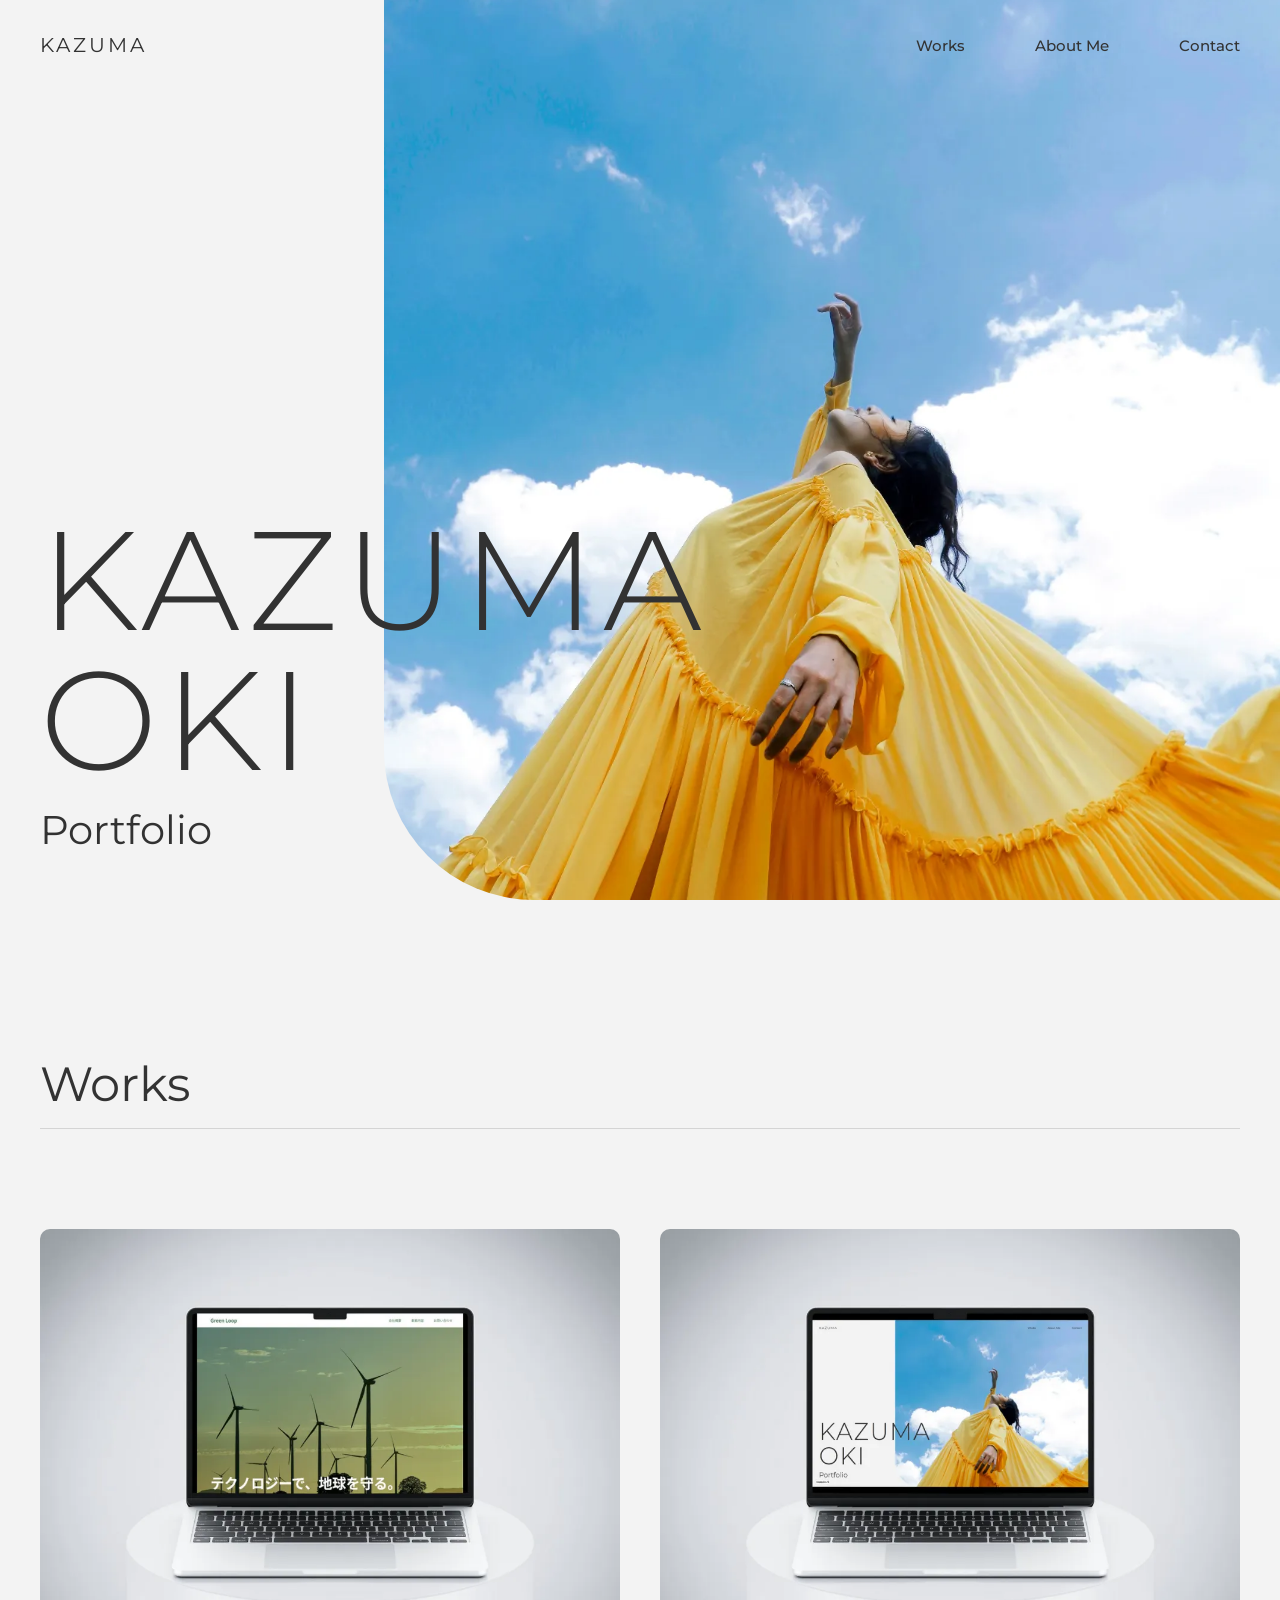
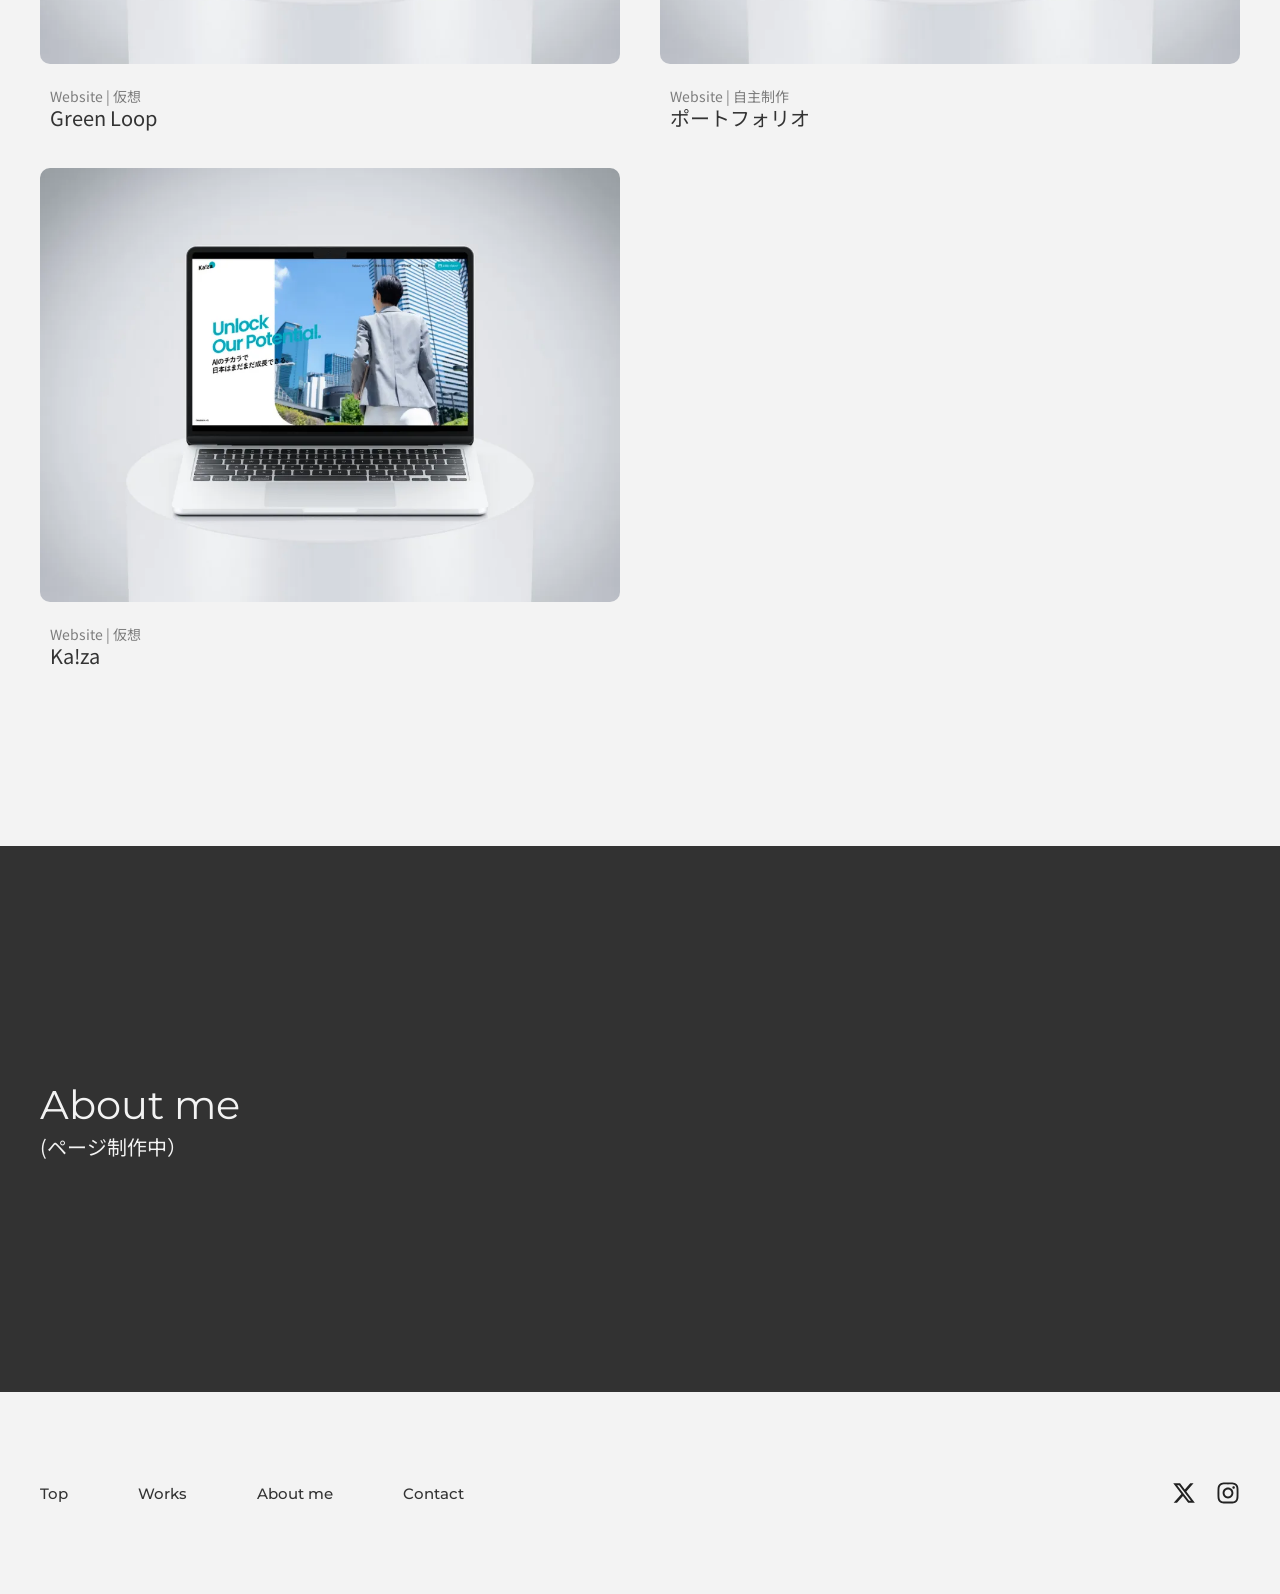
<file: index.html>
<!DOCTYPE html>
<html lang="ja">
<head>
<meta charset="utf-8">
<meta name="viewport" content="width=device-width, initial-scale=1">
<title>MY PORTFOLIO</title>
<meta name="description" content="大木千馬（Kazuma Oki）のポートフォリオサイト。Webデザイン・コーディングの制作実績を掲載しています。">
<meta property="og:site_name" content="MY PORTFOLIO">
<meta property="og:title" content="MY PORTFOLIO">
<meta property="og:description" content="大木千馬（Kazuma Oki）のポートフォリオサイト。Webデザイン・コーディングの制作実績を掲載しています。">
<meta property="og:type" content="website">
<meta property="og:image" content="assets/images/hero.webp">
<meta name="twitter:card" content="summary_large_image">
<meta name="format-detection" content="telephone=no,email=no,address=no">
<link rel="preconnect" href="https://fonts.googleapis.com">
<link rel="preconnect" href="https://fonts.gstatic.com" crossorigin>
<link href="https://fonts.googleapis.com/css2?family=Montserrat:wght@300;400;500&family=Noto+Sans+JP:wght@300;400;700;900&display=swap" rel="stylesheet">
<link rel="stylesheet" href="assets/css/style.css">
<noscript><style>.appear{opacity:1;transform:none}</style></noscript>
</head>
<body>
<a class="skip-link" href="#main">本文へスキップ</a>

<header class="site-header" id="top">
  <a class="logo" href="index.html">KAZUMA</a>
  <nav class="gnav" id="gnav" aria-label="メインナビゲーション">
    <ul>
      <li><a href="index.html#work"><span class="nav-label">Works</span><span class="nav-underline" aria-hidden="true"></span></a></li>
      <li><a href="about.html"><span class="nav-label">About Me</span><span class="nav-underline" aria-hidden="true"></span></a></li>
      <li><a href="contact.html"><span class="nav-label">Contact</span><span class="nav-underline" aria-hidden="true"></span></a></li>
    </ul>
  </nav>
  <button class="nav-toggle" id="navToggle" type="button" aria-label="メニューを開く" aria-expanded="false" aria-controls="gnav">
    <span></span><span></span>
  </button>
</header>

<main id="main">
<section class="hero">
  <div class="hero-image">
    <img src="assets/images/hero.webp" alt="黄色いドレスをまとい青空に向かって手を伸ばす人物" fetchpriority="high" width="1600" height="2400">
  </div>
  <div class="hero-body">
    <h1 class="hero-title">
      <span>KAZUMA</span>
      <span>OKI</span>
    </h1>
    <p class="hero-sub">Portfolio</p>
  </div>
</section>

<section class="works" id="work">
  <div class="section-inner">
    <h2 class="section-title appear">Works</h2>
    <div class="section-rule appear"></div>
    <ul class="work-list">
      <li class="work-card appear">
        <a href="works/greenloop.html">
          <span class="work-thumb"><img src="assets/images/works/greenloop-thumb.webp" alt="Green Loop" loading="lazy" width="974" height="730"></span>
          <span class="work-meta">Website | 仮想</span>
          <span class="work-name">Green Loop</span>
        </a>
      </li>
      <li class="work-card appear">
        <a href="works/portfolio.html">
          <span class="work-thumb"><img src="assets/images/works/portfolio-thumb.webp" alt="ポートフォリオ" loading="lazy" width="974" height="730"></span>
          <span class="work-meta">Website | 自主制作</span>
          <span class="work-name">ポートフォリオ</span>
        </a>
      </li>
      <li class="work-card appear">
        <a href="works/kaiza.html">
          <span class="work-thumb"><img src="assets/images/works/kaiza-thumb.webp" alt="Ka!za" loading="lazy" width="974" height="730"></span>
          <span class="work-meta">Website | 仮想</span>
          <span class="work-name">Ka!za</span>
        </a>
      </li>
    </ul>
  </div>
</section>

<section class="about-banner">
  <a href="about.html">
    <span class="about-banner-inner">
      <span class="about-banner-title">About me</span>
      <span class="about-banner-sub">(ページ制作中）</span>
    </span>
  </a>
</section>

</main>

<footer class="site-footer">
  <div class="footer-inner">
    <nav class="footer-nav" aria-label="フッターナビゲーション">
      <ul>
        <li><a href="index.html#top"><span class="nav-label">Top</span><span class="nav-underline" aria-hidden="true"></span></a></li>
      <li><a href="index.html#work"><span class="nav-label">Works</span><span class="nav-underline" aria-hidden="true"></span></a></li>
      <li><a href="about.html"><span class="nav-label">About me</span><span class="nav-underline" aria-hidden="true"></span></a></li>
      <li><a href="contact.html"><span class="nav-label">Contact</span><span class="nav-underline" aria-hidden="true"></span></a></li>
      </ul>
    </nav>
    <ul class="social">
      <li><a href="https://x.com/" target="_blank" rel="noopener noreferrer" aria-label="X"><svg viewBox="0 0 512 512" aria-hidden="true"><path d="M389.2 48h70.6L305.6 224.2 487 464H345L233.7 318.6 106.5 464H35.8L200.7 275.5 26.8 48H172.4L272.9 180.9 389.2 48zM364.4 421.8h39.1L151.1 88h-42L364.4 421.8z"/></svg></a></li>
    <li><a href="https://www.instagram.com/" target="_blank" rel="noopener noreferrer" aria-label="Instagram"><svg viewBox="0 0 448 512" aria-hidden="true"><path d="M224.1 141c-63.6 0-114.9 51.3-114.9 114.9s51.3 114.9 114.9 114.9S339 319.5 339 255.9 287.7 141 224.1 141zm0 189.6c-41.1 0-74.7-33.5-74.7-74.7s33.5-74.7 74.7-74.7 74.7 33.5 74.7 74.7-33.6 74.7-74.7 74.7zm146.4-194.3c0 14.9-12 26.8-26.8 26.8-14.9 0-26.8-12-26.8-26.8s12-26.8 26.8-26.8 26.8 12 26.8 26.8zm76.1 27.2c-1.7-35.9-9.9-67.7-36.2-93.9-26.2-26.2-58-34.4-93.9-36.2-37-2.1-147.9-2.1-184.9 0-35.8 1.7-67.6 9.9-93.9 36.1s-34.4 58-36.2 93.9c-2.1 37-2.1 147.9 0 184.9 1.7 35.9 9.9 67.7 36.2 93.9s58 34.4 93.9 36.2c37 2.1 147.9 2.1 184.9 0 35.9-1.7 67.7-9.9 93.9-36.2 26.2-26.2 34.4-58 36.2-93.9 2.1-37 2.1-147.8 0-184.8zM398.8 388c-7.8 19.6-22.9 34.7-42.6 42.6-29.5 11.7-99.5 9-132.1 9s-102.7 2.6-132.1-9c-19.6-7.8-34.7-22.9-42.6-42.6-11.7-29.5-9-99.5-9-132.1s-2.6-102.7 9-132.1c7.8-19.6 22.9-34.7 42.6-42.6 29.5-11.7 99.5-9 132.1-9s102.7-2.6 132.1 9c19.6 7.8 34.7 22.9 42.6 42.6 11.7 29.5 9 99.5 9 132.1s2.7 102.7-9 132.1z"/></svg></a></li>
    </ul>
  </div>
</footer>

<script type="speculationrules">
{"prerender":[{"where":{"href_matches":"/*"},"eagerness":"moderate"}]}
</script>
<script src="assets/js/main.js" defer></script>
</body>
</html>
</file>
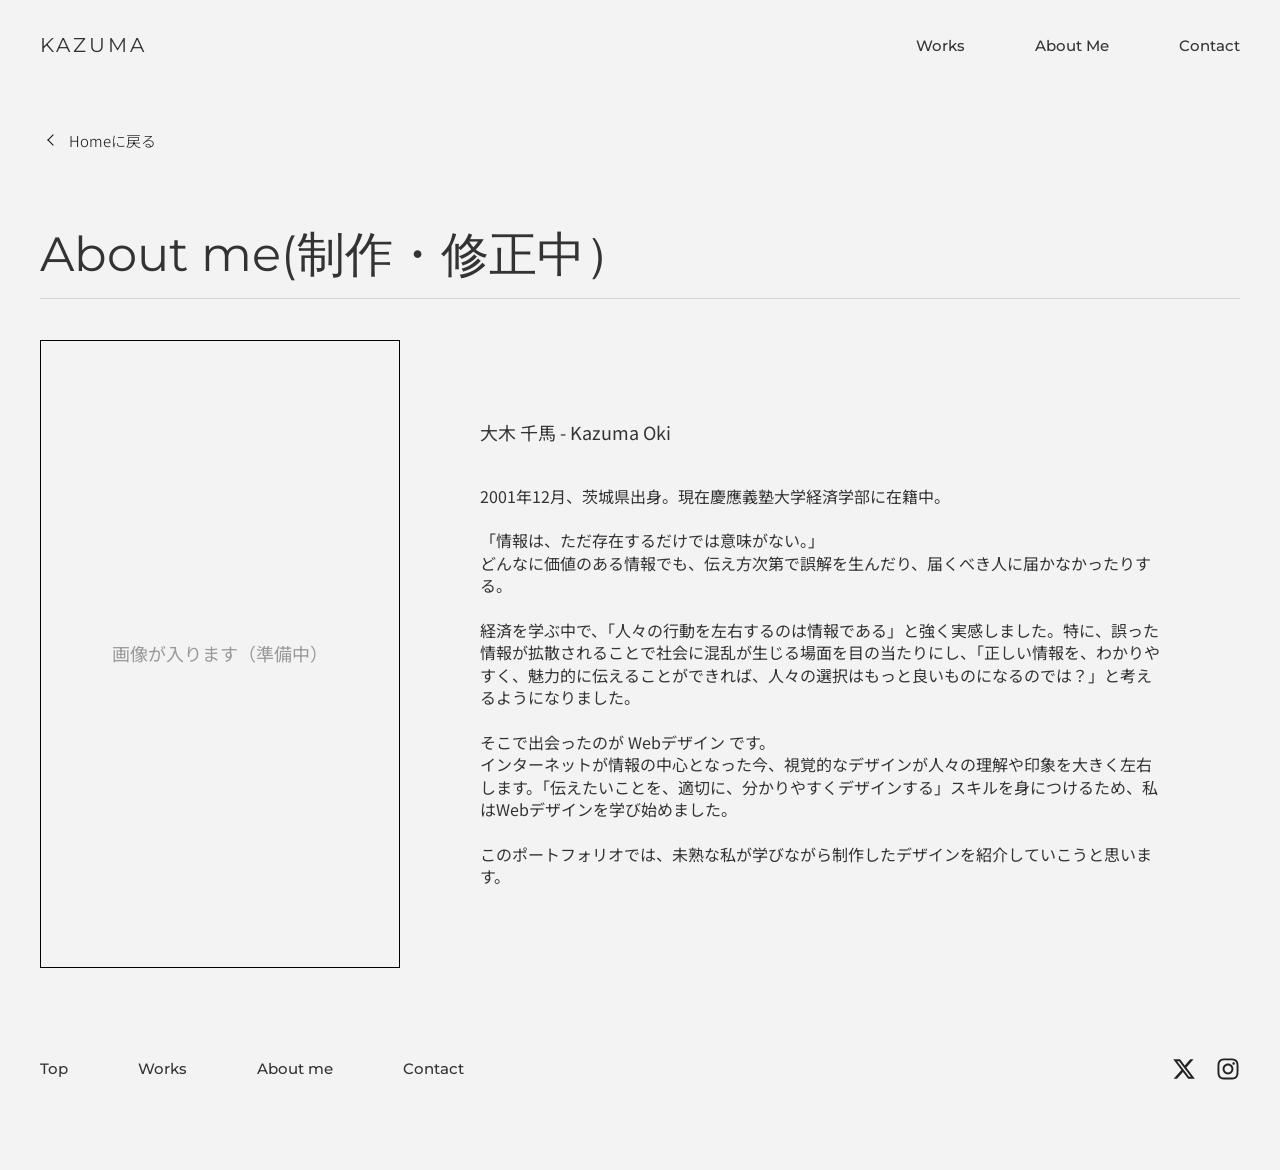
<file: about.html>
<!DOCTYPE html>
<html lang="ja">
<head>
<meta charset="utf-8">
<meta name="viewport" content="width=device-width, initial-scale=1">
<title>About me | MY PORTFOLIO</title>
<meta name="description" content="2001年12月、茨城県出身。現在慶應義塾大学経済学部に在籍中。">
<meta property="og:site_name" content="MY PORTFOLIO">
<meta property="og:title" content="About me | MY PORTFOLIO">
<meta property="og:description" content="2001年12月、茨城県出身。現在慶應義塾大学経済学部に在籍中。">
<meta property="og:type" content="website">
<meta property="og:image" content="assets/images/hero.webp">
<meta name="twitter:card" content="summary_large_image">
<meta name="format-detection" content="telephone=no,email=no,address=no">
<link rel="preconnect" href="https://fonts.googleapis.com">
<link rel="preconnect" href="https://fonts.gstatic.com" crossorigin>
<link href="https://fonts.googleapis.com/css2?family=Montserrat:wght@300;400;500&family=Noto+Sans+JP:wght@300;400;700;900&display=swap" rel="stylesheet">
<link rel="stylesheet" href="assets/css/style.css">
<noscript><style>.appear{opacity:1;transform:none}</style></noscript>
</head>
<body>
<a class="skip-link" href="#main">本文へスキップ</a>

<header class="site-header" id="top">
  <a class="logo" href="index.html">KAZUMA</a>
  <nav class="gnav" id="gnav" aria-label="メインナビゲーション">
    <ul>
      <li><a href="index.html#work"><span class="nav-label">Works</span><span class="nav-underline" aria-hidden="true"></span></a></li>
      <li><a href="about.html"><span class="nav-label">About Me</span><span class="nav-underline" aria-hidden="true"></span></a></li>
      <li><a href="contact.html"><span class="nav-label">Contact</span><span class="nav-underline" aria-hidden="true"></span></a></li>
    </ul>
  </nav>
  <button class="nav-toggle" id="navToggle" type="button" aria-label="メニューを開く" aria-expanded="false" aria-controls="gnav">
    <span></span><span></span>
  </button>
</header>

<main id="main">
<section class="page about-page">
  <p class="back-link"><a href="index.html"><span class="back-arrow" aria-hidden="true"></span>Homeに戻る</a></p>

  <div class="page-inner">
    <h1 class="page-title">About me(制作・修正中）</h1>
    <div class="section-rule"></div>

    <div class="about-grid">
      <div class="about-visual">
        <div class="about-placeholder">画像が入ります（準備中）</div>
      </div>
      <div class="about-text">
        <p class="about-name">大木 千馬 - Kazuma Oki</p>
        <p class="about-body">2001年12月、茨城県出身。現在慶應義塾大学経済学部に在籍中。</p>
        <p class="about-body">「情報は、ただ存在するだけでは意味がない。」<br>どんなに価値のある情報でも、伝え方次第で誤解を生んだり、届くべき人に届かなかったりする。</p>
        <p class="about-body">経済を学ぶ中で、「人々の行動を左右するのは情報である」と強く実感しました。特に、誤った情報が拡散されることで社会に混乱が生じる場面を目の当たりにし、「正しい情報を、わかりやすく、魅力的に伝えることができれば、人々の選択はもっと良いものになるのでは？」と考えるようになりました。</p>
        <p class="about-body">そこで出会ったのが Webデザイン です。<br>インターネットが情報の中心となった今、視覚的なデザインが人々の理解や印象を大きく左右します。「伝えたいことを、適切に、分かりやすくデザインする」スキルを身につけるため、私はWebデザインを学び始めました。</p>
        <p class="about-body">このポートフォリオでは、未熟な私が学びながら制作したデザインを紹介していこうと思います。</p>
      </div>
    </div>
  </div>
</section>

</main>

<footer class="site-footer">
  <div class="footer-inner">
    <nav class="footer-nav" aria-label="フッターナビゲーション">
      <ul>
        <li><a href="index.html#top"><span class="nav-label">Top</span><span class="nav-underline" aria-hidden="true"></span></a></li>
      <li><a href="index.html#work"><span class="nav-label">Works</span><span class="nav-underline" aria-hidden="true"></span></a></li>
      <li><a href="about.html"><span class="nav-label">About me</span><span class="nav-underline" aria-hidden="true"></span></a></li>
      <li><a href="contact.html"><span class="nav-label">Contact</span><span class="nav-underline" aria-hidden="true"></span></a></li>
      </ul>
    </nav>
    <ul class="social">
      <li><a href="https://x.com/" target="_blank" rel="noopener noreferrer" aria-label="X"><svg viewBox="0 0 512 512" aria-hidden="true"><path d="M389.2 48h70.6L305.6 224.2 487 464H345L233.7 318.6 106.5 464H35.8L200.7 275.5 26.8 48H172.4L272.9 180.9 389.2 48zM364.4 421.8h39.1L151.1 88h-42L364.4 421.8z"/></svg></a></li>
    <li><a href="https://www.instagram.com/" target="_blank" rel="noopener noreferrer" aria-label="Instagram"><svg viewBox="0 0 448 512" aria-hidden="true"><path d="M224.1 141c-63.6 0-114.9 51.3-114.9 114.9s51.3 114.9 114.9 114.9S339 319.5 339 255.9 287.7 141 224.1 141zm0 189.6c-41.1 0-74.7-33.5-74.7-74.7s33.5-74.7 74.7-74.7 74.7 33.5 74.7 74.7-33.6 74.7-74.7 74.7zm146.4-194.3c0 14.9-12 26.8-26.8 26.8-14.9 0-26.8-12-26.8-26.8s12-26.8 26.8-26.8 26.8 12 26.8 26.8zm76.1 27.2c-1.7-35.9-9.9-67.7-36.2-93.9-26.2-26.2-58-34.4-93.9-36.2-37-2.1-147.9-2.1-184.9 0-35.8 1.7-67.6 9.9-93.9 36.1s-34.4 58-36.2 93.9c-2.1 37-2.1 147.9 0 184.9 1.7 35.9 9.9 67.7 36.2 93.9s58 34.4 93.9 36.2c37 2.1 147.9 2.1 184.9 0 35.9-1.7 67.7-9.9 93.9-36.2 26.2-26.2 34.4-58 36.2-93.9 2.1-37 2.1-147.8 0-184.8zM398.8 388c-7.8 19.6-22.9 34.7-42.6 42.6-29.5 11.7-99.5 9-132.1 9s-102.7 2.6-132.1-9c-19.6-7.8-34.7-22.9-42.6-42.6-11.7-29.5-9-99.5-9-132.1s-2.6-102.7 9-132.1c7.8-19.6 22.9-34.7 42.6-42.6 29.5-11.7 99.5-9 132.1-9s102.7-2.6 132.1 9c19.6 7.8 34.7 22.9 42.6 42.6 11.7 29.5 9 99.5 9 132.1s2.7 102.7-9 132.1z"/></svg></a></li>
    </ul>
  </div>
</footer>

<script type="speculationrules">
{"prerender":[{"where":{"href_matches":"/*"},"eagerness":"moderate"}]}
</script>
<script src="assets/js/main.js" defer></script>
</body>
</html>
</file>
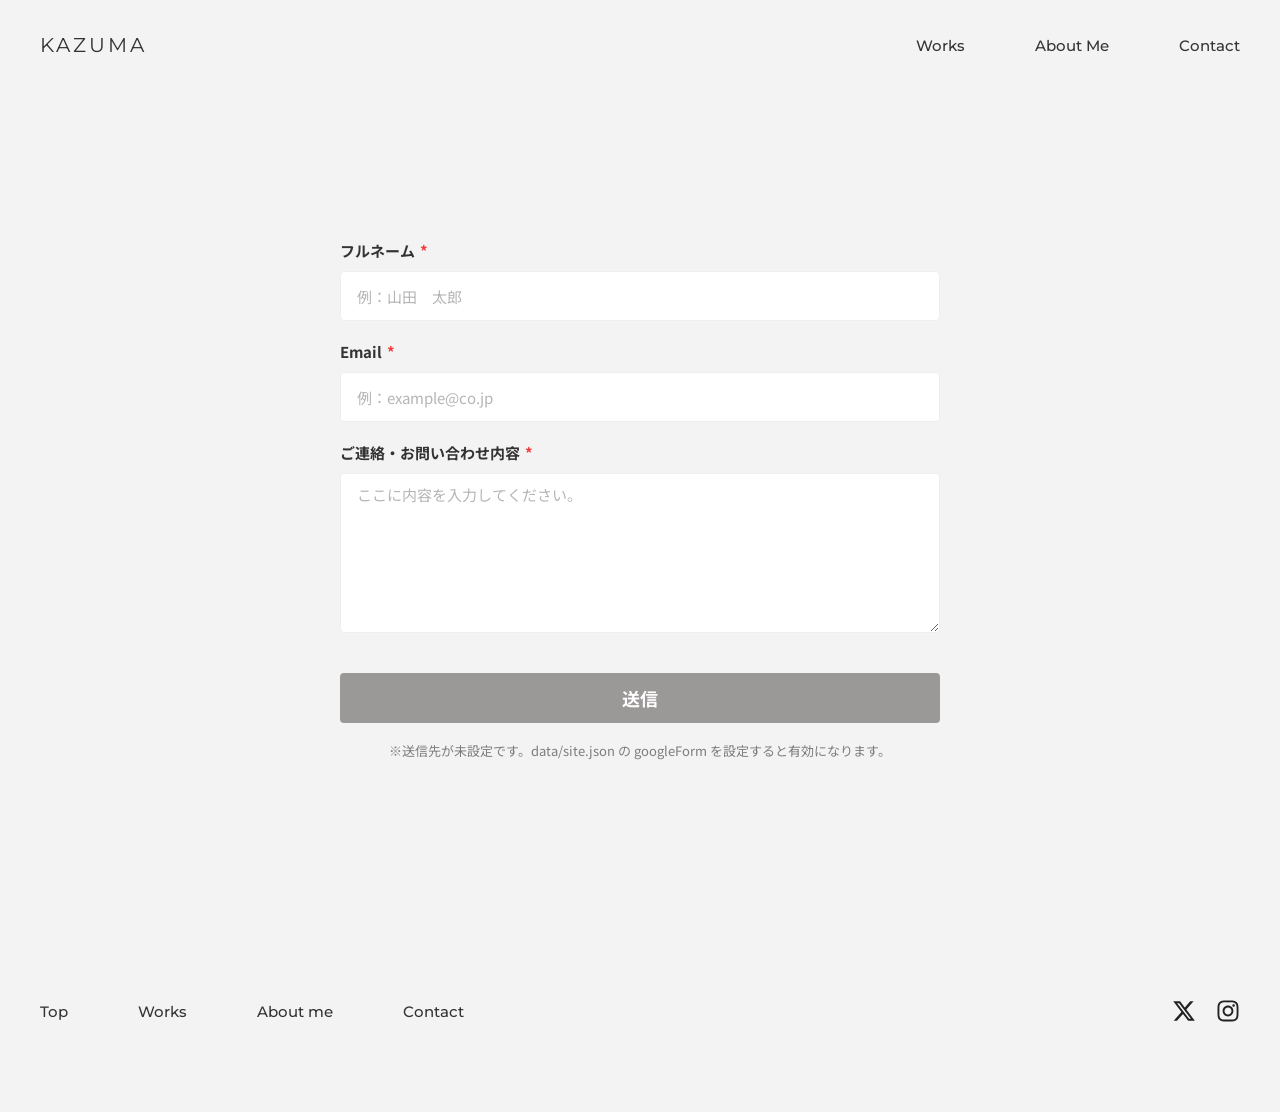
<file: contact.html>
<!DOCTYPE html>
<html lang="ja">
<head>
<meta charset="utf-8">
<meta name="viewport" content="width=device-width, initial-scale=1">
<title>Contact | MY PORTFOLIO</title>
<meta name="description" content="お問い合わせフォーム">
<meta property="og:site_name" content="MY PORTFOLIO">
<meta property="og:title" content="Contact | MY PORTFOLIO">
<meta property="og:description" content="お問い合わせフォーム">
<meta property="og:type" content="website">
<meta property="og:image" content="assets/images/hero.webp">
<meta name="twitter:card" content="summary_large_image">
<meta name="format-detection" content="telephone=no,email=no,address=no">
<link rel="preconnect" href="https://fonts.googleapis.com">
<link rel="preconnect" href="https://fonts.gstatic.com" crossorigin>
<link href="https://fonts.googleapis.com/css2?family=Montserrat:wght@300;400;500&family=Noto+Sans+JP:wght@300;400;700;900&display=swap" rel="stylesheet">
<link rel="stylesheet" href="assets/css/style.css">
<noscript><style>.appear{opacity:1;transform:none}</style></noscript>
</head>
<body>
<a class="skip-link" href="#main">本文へスキップ</a>

<header class="site-header" id="top">
  <a class="logo" href="index.html">KAZUMA</a>
  <nav class="gnav" id="gnav" aria-label="メインナビゲーション">
    <ul>
      <li><a href="index.html#work"><span class="nav-label">Works</span><span class="nav-underline" aria-hidden="true"></span></a></li>
      <li><a href="about.html"><span class="nav-label">About Me</span><span class="nav-underline" aria-hidden="true"></span></a></li>
      <li><a href="contact.html"><span class="nav-label">Contact</span><span class="nav-underline" aria-hidden="true"></span></a></li>
    </ul>
  </nav>
  <button class="nav-toggle" id="navToggle" type="button" aria-label="メニューを開く" aria-expanded="false" aria-controls="gnav">
    <span></span><span></span>
  </button>
</header>

<main id="main">
<section class="page contact-page">
  <div class="contact-inner">
    <form class="contact-form" id="contactForm" method="post" action="" target="hidden_iframe">
      <div class="field">
        <label class="field-label" for="f-name">フルネーム<span class="required" aria-hidden="true">*</span></label>
        <input type="text" id="f-name" name="name" placeholder="例：山田　太郎" required>
      </div>
      <div class="field">
        <label class="field-label" for="f-email">Email<span class="required" aria-hidden="true">*</span></label>
        <input type="email" id="f-email" name="email" placeholder="例：example@co.jp" required>
      </div>
      <div class="field">
        <label class="field-label" for="f-message">ご連絡・お問い合わせ内容<span class="required" aria-hidden="true">*</span></label>
        <textarea id="f-message" name="message" placeholder="ここに内容を入力してください。" required></textarea>
      </div>
      <button class="submit" type="submit" disabled>送信</button>
      <p class="form-notice">※送信先が未設定です。data/site.json の googleForm を設定すると有効になります。</p>
    </form>

    <div class="contact-thanks" id="contactThanks" hidden>
      <p class="thanks-title">送信ありがとうございました</p>
      <p class="thanks-text">内容を確認のうえ、折り返しご連絡いたします。</p>
    </div>
  </div>
  <iframe name="hidden_iframe" id="hidden_iframe" title="送信先" style="display:none" aria-hidden="true"></iframe>
</section>

</main>

<footer class="site-footer">
  <div class="footer-inner">
    <nav class="footer-nav" aria-label="フッターナビゲーション">
      <ul>
        <li><a href="index.html#top"><span class="nav-label">Top</span><span class="nav-underline" aria-hidden="true"></span></a></li>
      <li><a href="index.html#work"><span class="nav-label">Works</span><span class="nav-underline" aria-hidden="true"></span></a></li>
      <li><a href="about.html"><span class="nav-label">About me</span><span class="nav-underline" aria-hidden="true"></span></a></li>
      <li><a href="contact.html"><span class="nav-label">Contact</span><span class="nav-underline" aria-hidden="true"></span></a></li>
      </ul>
    </nav>
    <ul class="social">
      <li><a href="https://x.com/" target="_blank" rel="noopener noreferrer" aria-label="X"><svg viewBox="0 0 512 512" aria-hidden="true"><path d="M389.2 48h70.6L305.6 224.2 487 464H345L233.7 318.6 106.5 464H35.8L200.7 275.5 26.8 48H172.4L272.9 180.9 389.2 48zM364.4 421.8h39.1L151.1 88h-42L364.4 421.8z"/></svg></a></li>
    <li><a href="https://www.instagram.com/" target="_blank" rel="noopener noreferrer" aria-label="Instagram"><svg viewBox="0 0 448 512" aria-hidden="true"><path d="M224.1 141c-63.6 0-114.9 51.3-114.9 114.9s51.3 114.9 114.9 114.9S339 319.5 339 255.9 287.7 141 224.1 141zm0 189.6c-41.1 0-74.7-33.5-74.7-74.7s33.5-74.7 74.7-74.7 74.7 33.5 74.7 74.7-33.6 74.7-74.7 74.7zm146.4-194.3c0 14.9-12 26.8-26.8 26.8-14.9 0-26.8-12-26.8-26.8s12-26.8 26.8-26.8 26.8 12 26.8 26.8zm76.1 27.2c-1.7-35.9-9.9-67.7-36.2-93.9-26.2-26.2-58-34.4-93.9-36.2-37-2.1-147.9-2.1-184.9 0-35.8 1.7-67.6 9.9-93.9 36.1s-34.4 58-36.2 93.9c-2.1 37-2.1 147.9 0 184.9 1.7 35.9 9.9 67.7 36.2 93.9s58 34.4 93.9 36.2c37 2.1 147.9 2.1 184.9 0 35.9-1.7 67.7-9.9 93.9-36.2 26.2-26.2 34.4-58 36.2-93.9 2.1-37 2.1-147.8 0-184.8zM398.8 388c-7.8 19.6-22.9 34.7-42.6 42.6-29.5 11.7-99.5 9-132.1 9s-102.7 2.6-132.1-9c-19.6-7.8-34.7-22.9-42.6-42.6-11.7-29.5-9-99.5-9-132.1s-2.6-102.7 9-132.1c7.8-19.6 22.9-34.7 42.6-42.6 29.5-11.7 99.5-9 132.1-9s102.7-2.6 132.1 9c19.6 7.8 34.7 22.9 42.6 42.6 11.7 29.5 9 99.5 9 132.1s2.7 102.7-9 132.1z"/></svg></a></li>
    </ul>
  </div>
</footer>

<script type="speculationrules">
{"prerender":[{"where":{"href_matches":"/*"},"eagerness":"moderate"}]}
</script>
<script src="assets/js/main.js" defer></script>
</body>
</html>
</file>
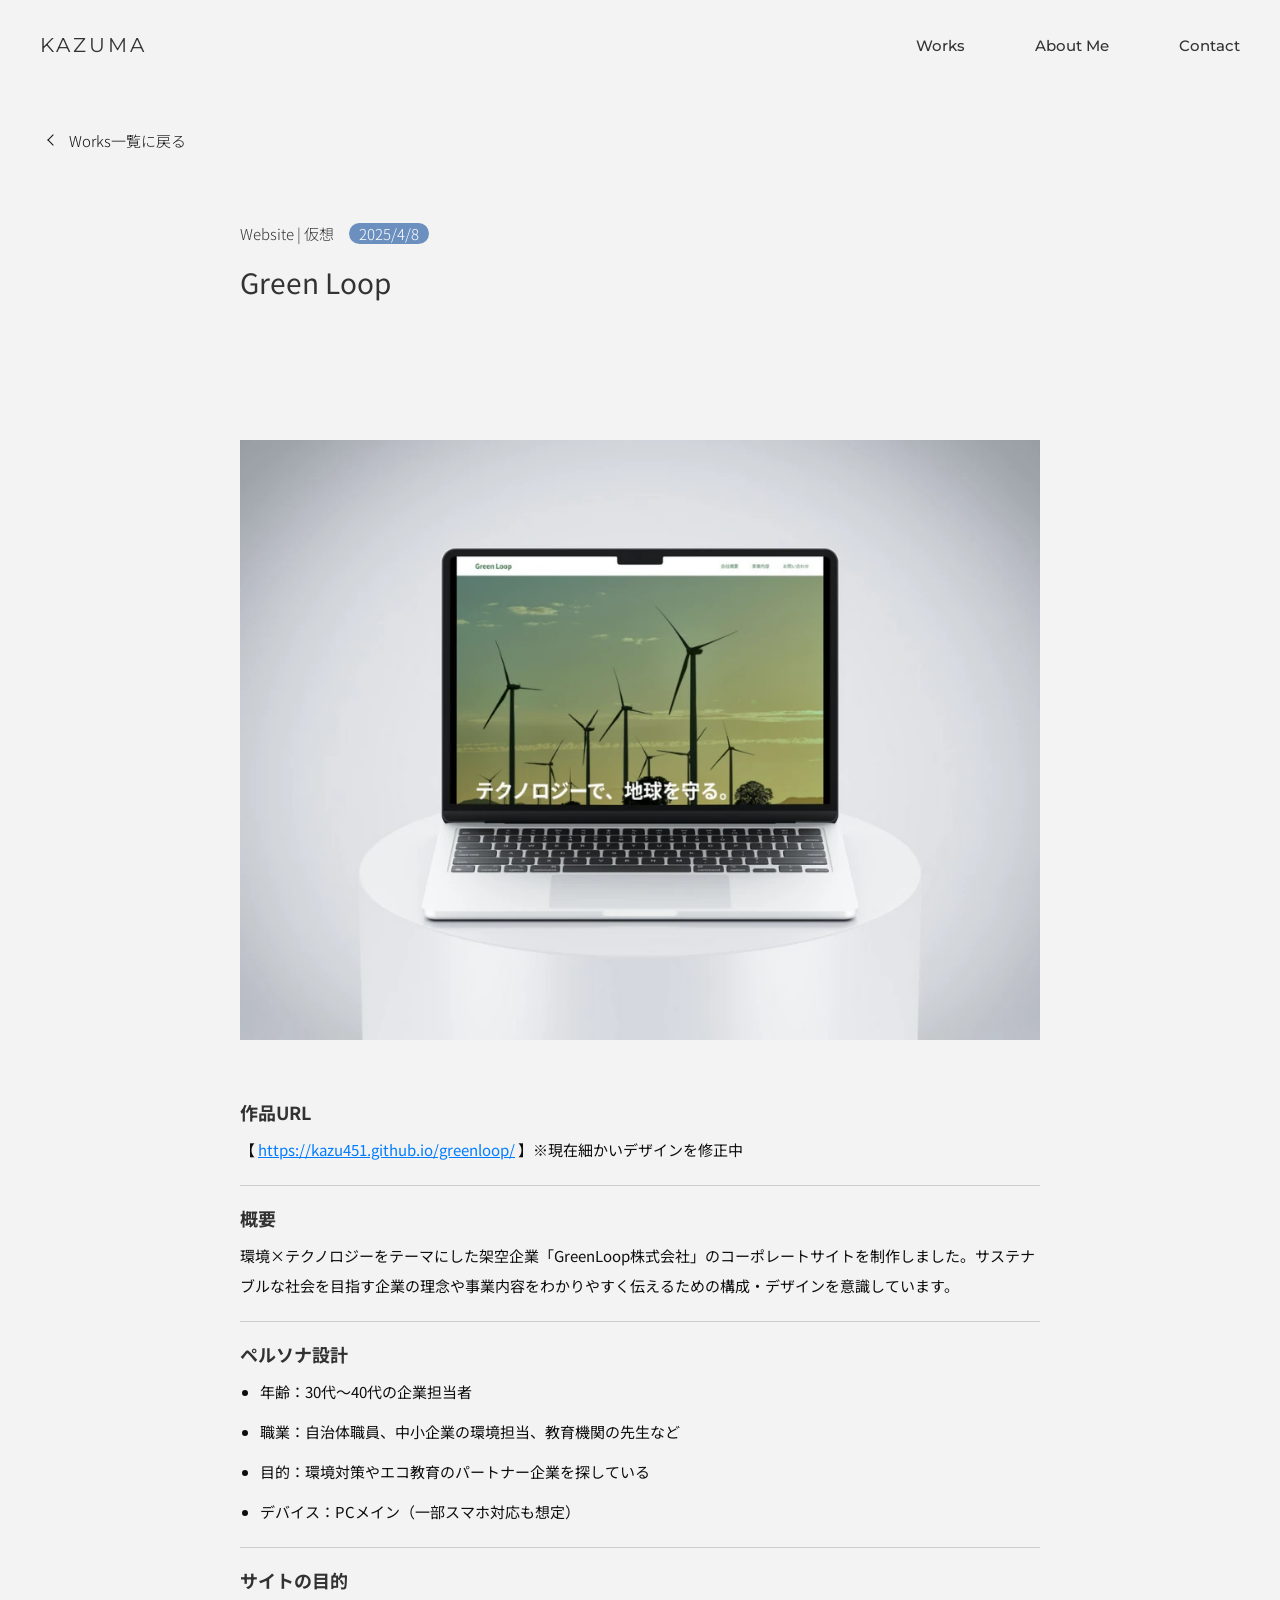
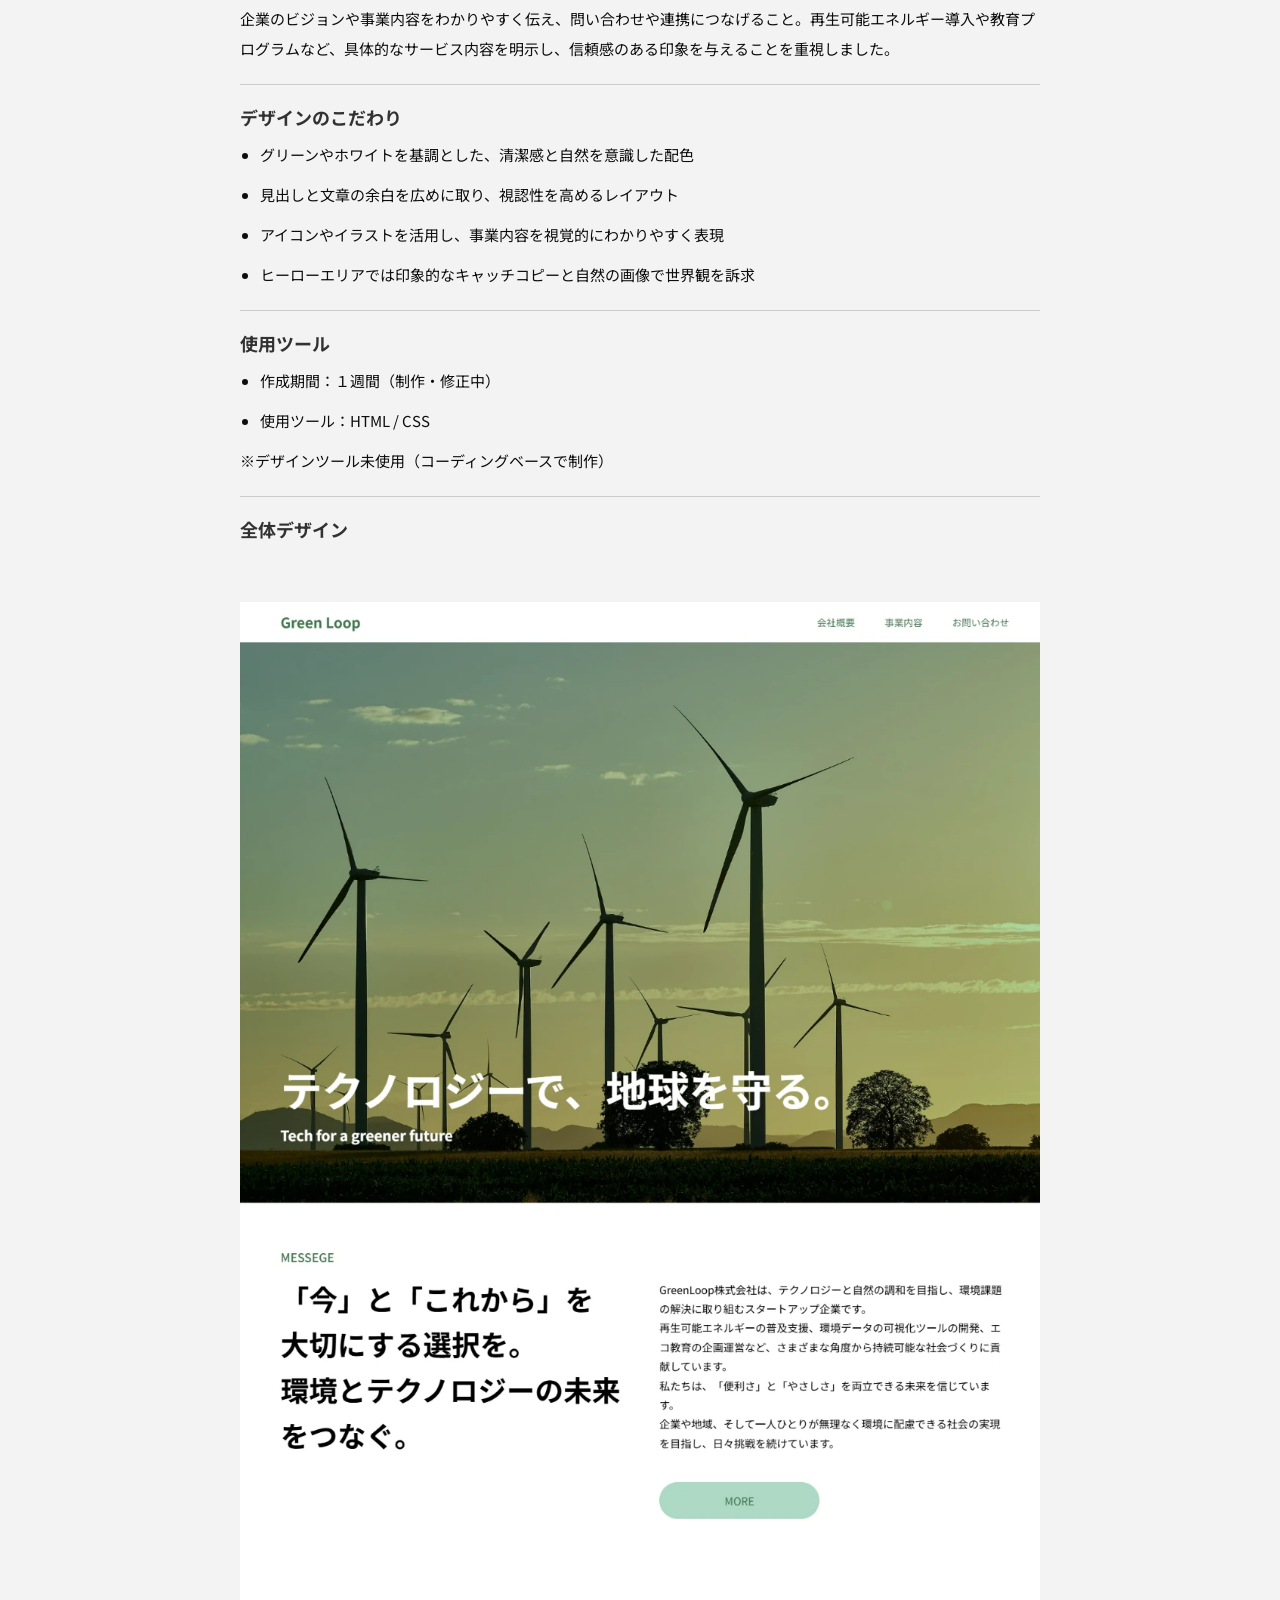
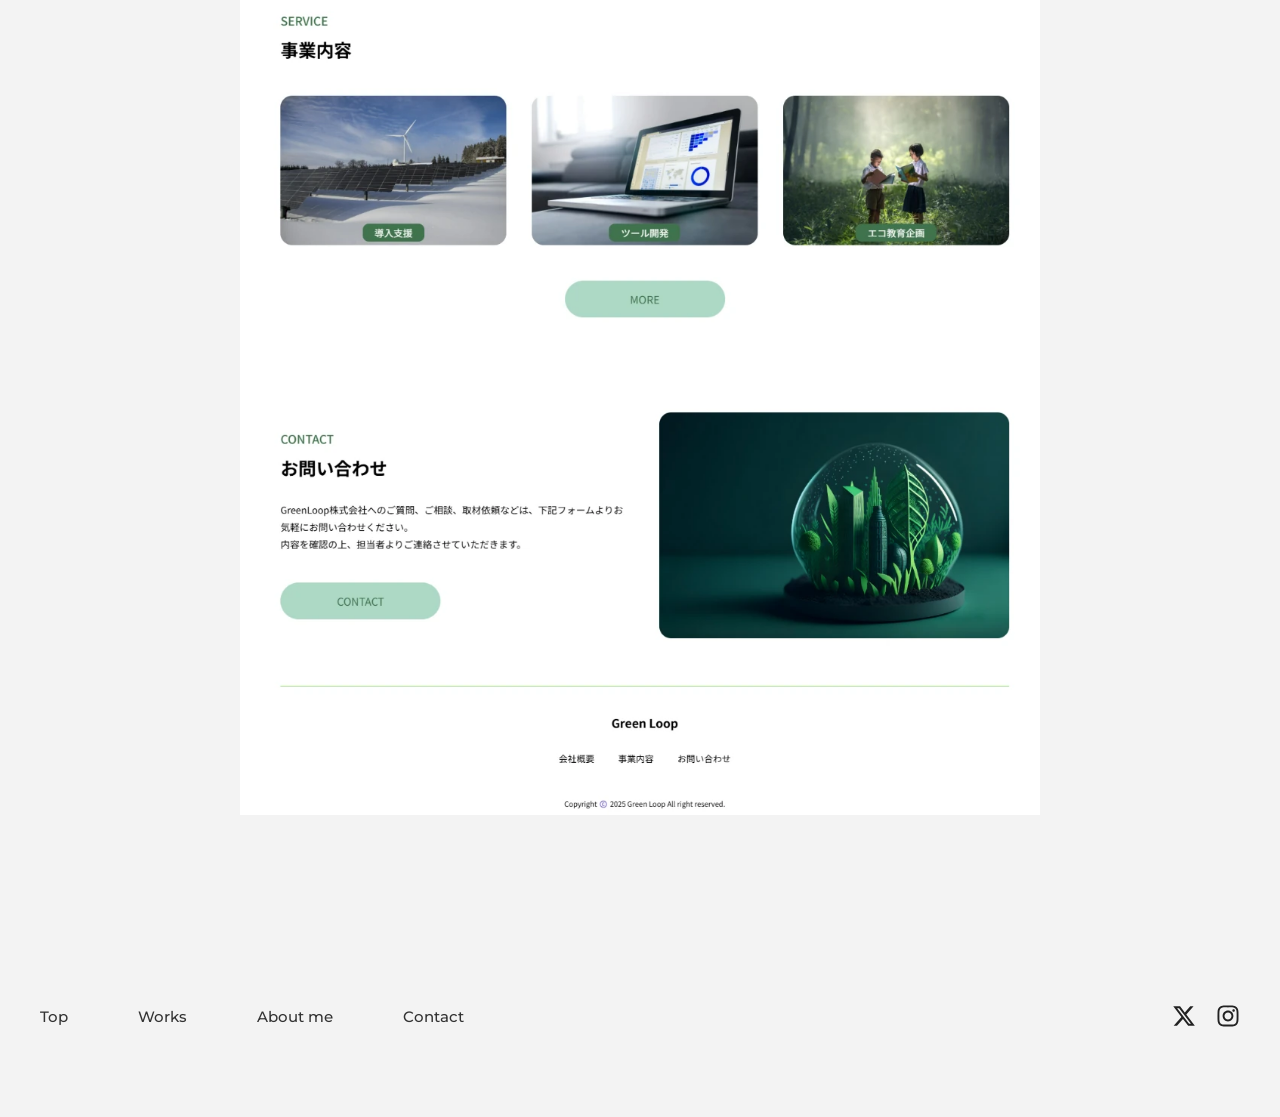
<file: works/greenloop.html>
<!DOCTYPE html>
<html lang="ja">
<head>
<meta charset="utf-8">
<meta name="viewport" content="width=device-width, initial-scale=1">
<title>Green Loop | MY PORTFOLIO</title>
<meta name="description" content="【 https://kazu451.github.io/greenloop/ 】※現在細かいデザインを修正中">
<meta property="og:site_name" content="MY PORTFOLIO">
<meta property="og:title" content="Green Loop | MY PORTFOLIO">
<meta property="og:description" content="【 https://kazu451.github.io/greenloop/ 】※現在細かいデザインを修正中">
<meta property="og:type" content="article">
<meta property="og:image" content="assets/images/works/greenloop-main.webp">
<meta name="twitter:card" content="summary_large_image">
<meta name="format-detection" content="telephone=no,email=no,address=no">
<link rel="preconnect" href="https://fonts.googleapis.com">
<link rel="preconnect" href="https://fonts.gstatic.com" crossorigin>
<link href="https://fonts.googleapis.com/css2?family=Montserrat:wght@300;400;500&family=Noto+Sans+JP:wght@300;400;700;900&display=swap" rel="stylesheet">
<link rel="stylesheet" href="../assets/css/style.css">
<noscript><style>.appear{opacity:1;transform:none}</style></noscript>
</head>
<body>
<a class="skip-link" href="#main">本文へスキップ</a>

<header class="site-header" id="top">
  <a class="logo" href="../index.html">KAZUMA</a>
  <nav class="gnav" id="gnav" aria-label="メインナビゲーション">
    <ul>
      <li><a href="../index.html#work"><span class="nav-label">Works</span><span class="nav-underline" aria-hidden="true"></span></a></li>
      <li><a href="../about.html"><span class="nav-label">About Me</span><span class="nav-underline" aria-hidden="true"></span></a></li>
      <li><a href="../contact.html"><span class="nav-label">Contact</span><span class="nav-underline" aria-hidden="true"></span></a></li>
    </ul>
  </nav>
  <button class="nav-toggle" id="navToggle" type="button" aria-label="メニューを開く" aria-expanded="false" aria-controls="gnav">
    <span></span><span></span>
  </button>
</header>

<main id="main">
<article class="work-detail">
  <p class="back-link"><a href="../index.html#work"><span class="back-arrow" aria-hidden="true"></span>Works一覧に戻る</a></p>

  <div class="detail-inner">
    <p class="detail-meta">
      <span class="detail-category">Website | 仮想</span>
      <span class="detail-date">2025/4/8</span>
    </p>
    <h1 class="detail-title">Green Loop</h1>

    <div class="detail-main-image"><img src="../assets/images/works/greenloop-main.webp" alt="Green Loop" width="800" height="600" fetchpriority="high" decoding="async"></div>

    <div class="detail-body">
      <h2>作品URL</h2>
      <p>【 <a href="https://kazu451.github.io/greenloop/" target="_blank" rel="noopener noreferrer">https://kazu451.github.io/greenloop/</a> 】※現在細かいデザインを修正中</p>
      <hr>
      <h2>概要</h2>
      <p>環境×テクノロジーをテーマにした架空企業「GreenLoop株式会社」のコーポレートサイトを制作しました。サステナブルな社会を目指す企業の理念や事業内容をわかりやすく伝えるための構成・デザインを意識しています。</p>
      <hr>
      <h2>ペルソナ設計</h2>
      <ul><li>年齢：30代〜40代の企業担当者</li><li>職業：自治体職員、中小企業の環境担当、教育機関の先生など</li><li>目的：環境対策やエコ教育のパートナー企業を探している</li><li>デバイス：PCメイン（一部スマホ対応も想定）</li></ul>
      <hr>
      <h2>サイトの目的</h2>
      <p>企業のビジョンや事業内容をわかりやすく伝え、問い合わせや連携につなげること。再生可能エネルギー導入や教育プログラムなど、具体的なサービス内容を明示し、信頼感のある印象を与えることを重視しました。</p>
      <hr>
      <h2>デザインのこだわり</h2>
      <ul><li>グリーンやホワイトを基調とした、清潔感と自然を意識した配色</li><li>見出しと文章の余白を広めに取り、視認性を高めるレイアウト</li><li>アイコンやイラストを活用し、事業内容を視覚的にわかりやすく表現</li><li>ヒーローエリアでは印象的なキャッチコピーと自然の画像で世界観を訴求</li></ul>
      <hr>
      <h2>使用ツール</h2>
      <ul><li>作成期間：１週間（制作・修正中）</li><li>使用ツール：HTML / CSS</li></ul>
      <p>※デザインツール未使用（コーディングベースで制作）</p>
      <hr>
      <h2>全体デザイン</h2>
      <figure><img src="../assets/images/works/greenloop-full.webp" alt="Green Loop コーポレートサイトの全体デザイン" loading="lazy"></figure>
    </div>
  </div>
</article>

</main>

<footer class="site-footer">
  <div class="footer-inner">
    <nav class="footer-nav" aria-label="フッターナビゲーション">
      <ul>
        <li><a href="../index.html#top"><span class="nav-label">Top</span><span class="nav-underline" aria-hidden="true"></span></a></li>
      <li><a href="../index.html#work"><span class="nav-label">Works</span><span class="nav-underline" aria-hidden="true"></span></a></li>
      <li><a href="../about.html"><span class="nav-label">About me</span><span class="nav-underline" aria-hidden="true"></span></a></li>
      <li><a href="../contact.html"><span class="nav-label">Contact</span><span class="nav-underline" aria-hidden="true"></span></a></li>
      </ul>
    </nav>
    <ul class="social">
      <li><a href="https://x.com/" target="_blank" rel="noopener noreferrer" aria-label="X"><svg viewBox="0 0 512 512" aria-hidden="true"><path d="M389.2 48h70.6L305.6 224.2 487 464H345L233.7 318.6 106.5 464H35.8L200.7 275.5 26.8 48H172.4L272.9 180.9 389.2 48zM364.4 421.8h39.1L151.1 88h-42L364.4 421.8z"/></svg></a></li>
    <li><a href="https://www.instagram.com/" target="_blank" rel="noopener noreferrer" aria-label="Instagram"><svg viewBox="0 0 448 512" aria-hidden="true"><path d="M224.1 141c-63.6 0-114.9 51.3-114.9 114.9s51.3 114.9 114.9 114.9S339 319.5 339 255.9 287.7 141 224.1 141zm0 189.6c-41.1 0-74.7-33.5-74.7-74.7s33.5-74.7 74.7-74.7 74.7 33.5 74.7 74.7-33.6 74.7-74.7 74.7zm146.4-194.3c0 14.9-12 26.8-26.8 26.8-14.9 0-26.8-12-26.8-26.8s12-26.8 26.8-26.8 26.8 12 26.8 26.8zm76.1 27.2c-1.7-35.9-9.9-67.7-36.2-93.9-26.2-26.2-58-34.4-93.9-36.2-37-2.1-147.9-2.1-184.9 0-35.8 1.7-67.6 9.9-93.9 36.1s-34.4 58-36.2 93.9c-2.1 37-2.1 147.9 0 184.9 1.7 35.9 9.9 67.7 36.2 93.9s58 34.4 93.9 36.2c37 2.1 147.9 2.1 184.9 0 35.9-1.7 67.7-9.9 93.9-36.2 26.2-26.2 34.4-58 36.2-93.9 2.1-37 2.1-147.8 0-184.8zM398.8 388c-7.8 19.6-22.9 34.7-42.6 42.6-29.5 11.7-99.5 9-132.1 9s-102.7 2.6-132.1-9c-19.6-7.8-34.7-22.9-42.6-42.6-11.7-29.5-9-99.5-9-132.1s-2.6-102.7 9-132.1c7.8-19.6 22.9-34.7 42.6-42.6 29.5-11.7 99.5-9 132.1-9s102.7-2.6 132.1 9c19.6 7.8 34.7 22.9 42.6 42.6 11.7 29.5 9 99.5 9 132.1s2.7 102.7-9 132.1z"/></svg></a></li>
    </ul>
  </div>
</footer>

<script type="speculationrules">
{"prerender":[{"where":{"href_matches":"/*"},"eagerness":"moderate"}]}
</script>
<script src="../assets/js/main.js" defer></script>
</body>
</html>
</file>
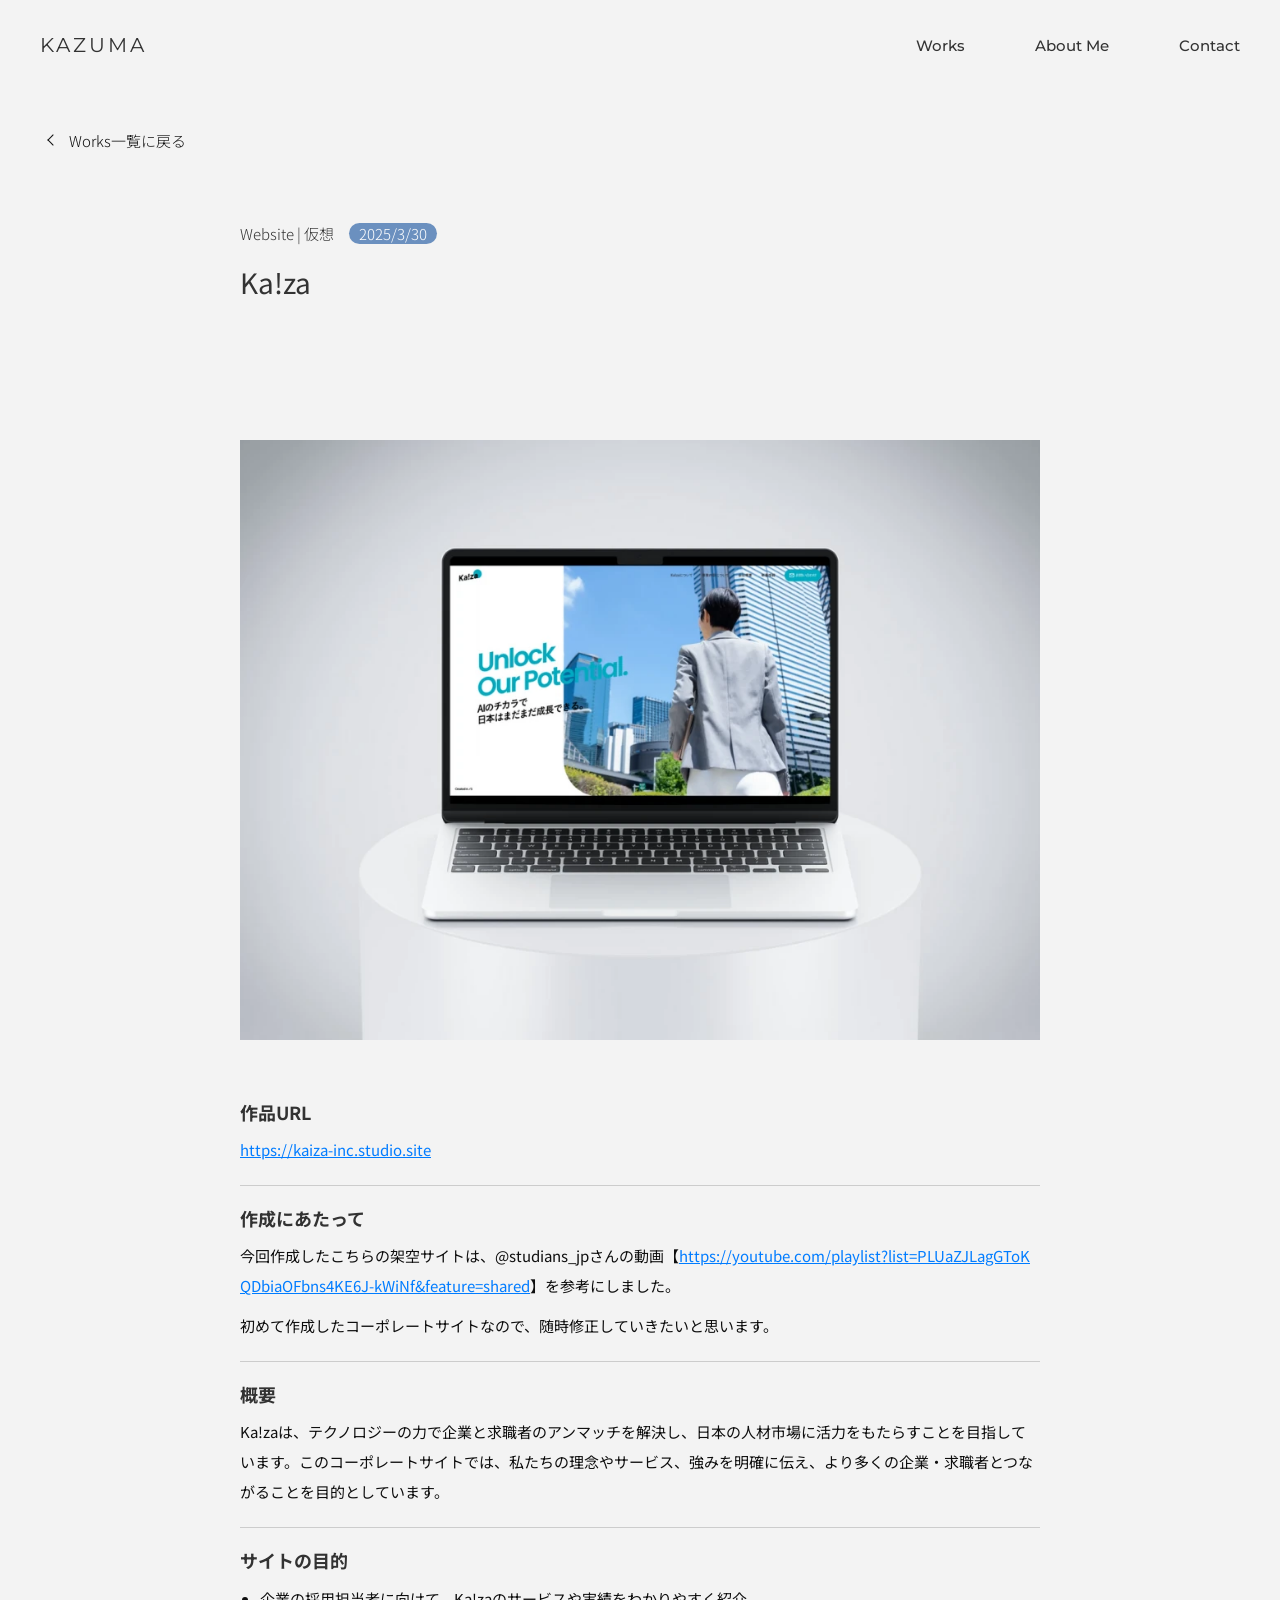
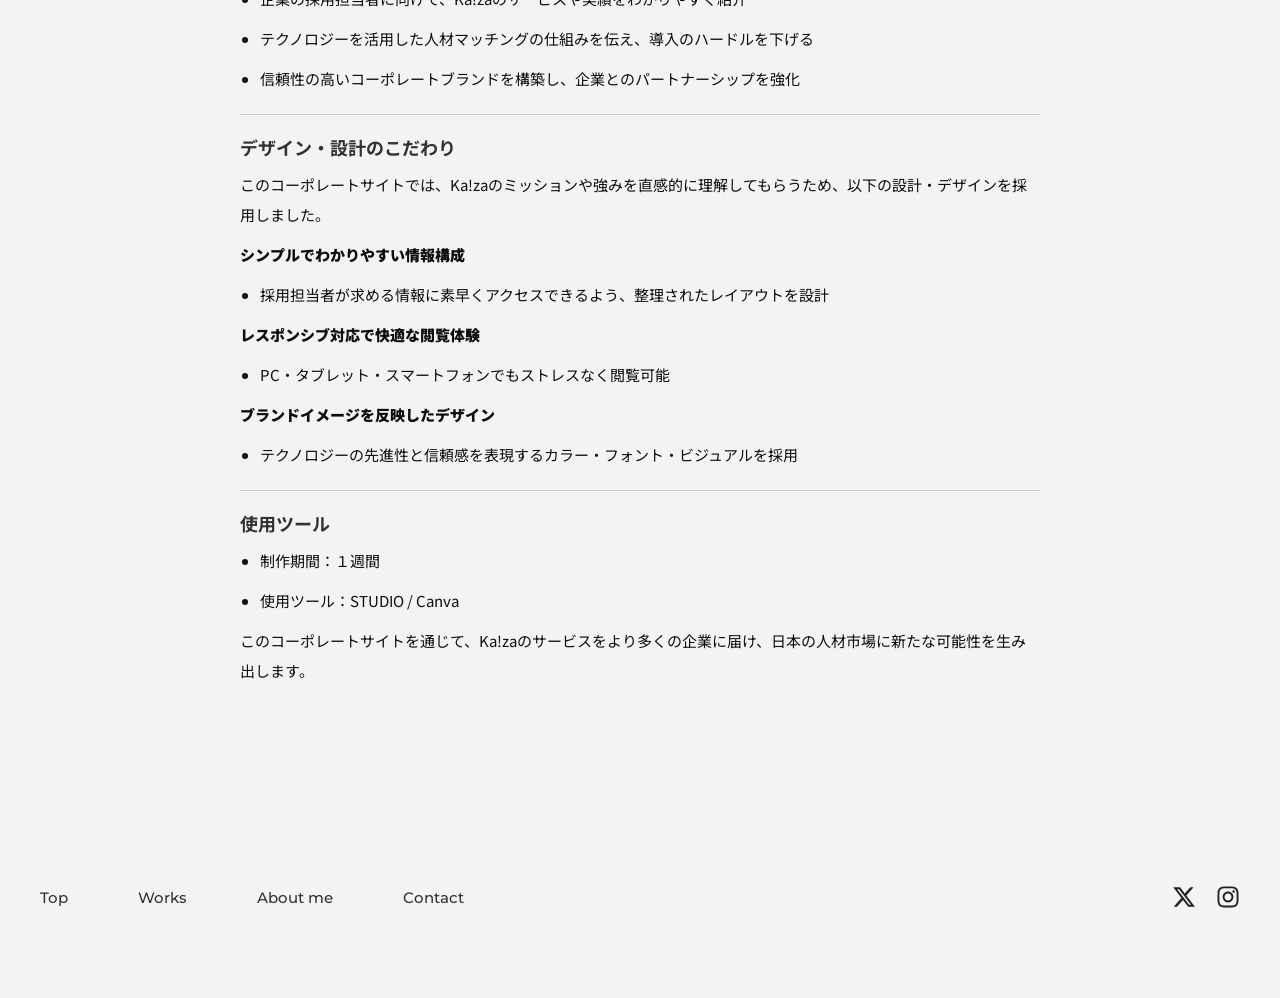
<file: works/kaiza.html>
<!DOCTYPE html>
<html lang="ja">
<head>
<meta charset="utf-8">
<meta name="viewport" content="width=device-width, initial-scale=1">
<title>Ka!za | MY PORTFOLIO</title>
<meta name="description" content="https://kaiza-inc.studio.site">
<meta property="og:site_name" content="MY PORTFOLIO">
<meta property="og:title" content="Ka!za | MY PORTFOLIO">
<meta property="og:description" content="https://kaiza-inc.studio.site">
<meta property="og:type" content="article">
<meta property="og:image" content="assets/images/works/kaiza-main.webp">
<meta name="twitter:card" content="summary_large_image">
<meta name="format-detection" content="telephone=no,email=no,address=no">
<link rel="preconnect" href="https://fonts.googleapis.com">
<link rel="preconnect" href="https://fonts.gstatic.com" crossorigin>
<link href="https://fonts.googleapis.com/css2?family=Montserrat:wght@300;400;500&family=Noto+Sans+JP:wght@300;400;700;900&display=swap" rel="stylesheet">
<link rel="stylesheet" href="../assets/css/style.css">
<noscript><style>.appear{opacity:1;transform:none}</style></noscript>
</head>
<body>
<a class="skip-link" href="#main">本文へスキップ</a>

<header class="site-header" id="top">
  <a class="logo" href="../index.html">KAZUMA</a>
  <nav class="gnav" id="gnav" aria-label="メインナビゲーション">
    <ul>
      <li><a href="../index.html#work"><span class="nav-label">Works</span><span class="nav-underline" aria-hidden="true"></span></a></li>
      <li><a href="../about.html"><span class="nav-label">About Me</span><span class="nav-underline" aria-hidden="true"></span></a></li>
      <li><a href="../contact.html"><span class="nav-label">Contact</span><span class="nav-underline" aria-hidden="true"></span></a></li>
    </ul>
  </nav>
  <button class="nav-toggle" id="navToggle" type="button" aria-label="メニューを開く" aria-expanded="false" aria-controls="gnav">
    <span></span><span></span>
  </button>
</header>

<main id="main">
<article class="work-detail">
  <p class="back-link"><a href="../index.html#work"><span class="back-arrow" aria-hidden="true"></span>Works一覧に戻る</a></p>

  <div class="detail-inner">
    <p class="detail-meta">
      <span class="detail-category">Website | 仮想</span>
      <span class="detail-date">2025/3/30</span>
    </p>
    <h1 class="detail-title">Ka!za</h1>

    <div class="detail-main-image"><img src="../assets/images/works/kaiza-main.webp" alt="Ka!za" width="800" height="600" fetchpriority="high" decoding="async"></div>

    <div class="detail-body">
      <h2>作品URL</h2>
      <p><a href="https://kaiza-inc.studio.site" target="_blank" rel="noopener noreferrer">https://kaiza-inc.studio.site</a></p>
      <hr>
      <h2>作成にあたって</h2>
      <p>今回作成したこちらの架空サイトは、@studians_jpさんの動画【<a href="https://youtube.com/playlist?list=PLUaZJLagGToKQDbiaOFbns4KE6J-kWiNf&amp;feature=shared" target="_blank" rel="noopener noreferrer">https://youtube.com/playlist?list=PLUaZJLagGToKQDbiaOFbns4KE6J-kWiNf&amp;feature=shared</a>】を参考にしました。</p>
      <p>初めて作成したコーポレートサイトなので、随時修正していきたいと思います。</p>
      <hr>
      <h2>概要</h2>
      <p>Ka!zaは、テクノロジーの力で企業と求職者のアンマッチを解決し、日本の人材市場に活力をもたらすことを目指しています。このコーポレートサイトでは、私たちの理念やサービス、強みを明確に伝え、より多くの企業・求職者とつながることを目的としています。</p>
      <hr>
      <h2>サイトの目的</h2>
      <ul><li>企業の採用担当者に向けて、Ka!zaのサービスや実績をわかりやすく紹介</li><li>テクノロジーを活用した人材マッチングの仕組みを伝え、導入のハードルを下げる</li><li>信頼性の高いコーポレートブランドを構築し、企業とのパートナーシップを強化</li></ul>
      <hr>
      <h2>デザイン・設計のこだわり</h2>
      <p>このコーポレートサイトでは、Ka!zaのミッションや強みを直感的に理解してもらうため、以下の設計・デザインを採用しました。</p>
      <p class="sub">シンプルでわかりやすい情報構成</p>
      <ul><li>採用担当者が求める情報に素早くアクセスできるよう、整理されたレイアウトを設計</li></ul>
      <p class="sub">レスポンシブ対応で快適な閲覧体験</p>
      <ul><li>PC・タブレット・スマートフォンでもストレスなく閲覧可能</li></ul>
      <p class="sub">ブランドイメージを反映したデザイン</p>
      <ul><li>テクノロジーの先進性と信頼感を表現するカラー・フォント・ビジュアルを採用</li></ul>
      <hr>
      <h2>使用ツール</h2>
      <ul><li>制作期間：１週間</li><li>使用ツール：STUDIO / Canva</li></ul>
      <p>このコーポレートサイトを通じて、Ka!zaのサービスをより多くの企業に届け、日本の人材市場に新たな可能性を生み出します。</p>
    </div>
  </div>
</article>

</main>

<footer class="site-footer">
  <div class="footer-inner">
    <nav class="footer-nav" aria-label="フッターナビゲーション">
      <ul>
        <li><a href="../index.html#top"><span class="nav-label">Top</span><span class="nav-underline" aria-hidden="true"></span></a></li>
      <li><a href="../index.html#work"><span class="nav-label">Works</span><span class="nav-underline" aria-hidden="true"></span></a></li>
      <li><a href="../about.html"><span class="nav-label">About me</span><span class="nav-underline" aria-hidden="true"></span></a></li>
      <li><a href="../contact.html"><span class="nav-label">Contact</span><span class="nav-underline" aria-hidden="true"></span></a></li>
      </ul>
    </nav>
    <ul class="social">
      <li><a href="https://x.com/" target="_blank" rel="noopener noreferrer" aria-label="X"><svg viewBox="0 0 512 512" aria-hidden="true"><path d="M389.2 48h70.6L305.6 224.2 487 464H345L233.7 318.6 106.5 464H35.8L200.7 275.5 26.8 48H172.4L272.9 180.9 389.2 48zM364.4 421.8h39.1L151.1 88h-42L364.4 421.8z"/></svg></a></li>
    <li><a href="https://www.instagram.com/" target="_blank" rel="noopener noreferrer" aria-label="Instagram"><svg viewBox="0 0 448 512" aria-hidden="true"><path d="M224.1 141c-63.6 0-114.9 51.3-114.9 114.9s51.3 114.9 114.9 114.9S339 319.5 339 255.9 287.7 141 224.1 141zm0 189.6c-41.1 0-74.7-33.5-74.7-74.7s33.5-74.7 74.7-74.7 74.7 33.5 74.7 74.7-33.6 74.7-74.7 74.7zm146.4-194.3c0 14.9-12 26.8-26.8 26.8-14.9 0-26.8-12-26.8-26.8s12-26.8 26.8-26.8 26.8 12 26.8 26.8zm76.1 27.2c-1.7-35.9-9.9-67.7-36.2-93.9-26.2-26.2-58-34.4-93.9-36.2-37-2.1-147.9-2.1-184.9 0-35.8 1.7-67.6 9.9-93.9 36.1s-34.4 58-36.2 93.9c-2.1 37-2.1 147.9 0 184.9 1.7 35.9 9.9 67.7 36.2 93.9s58 34.4 93.9 36.2c37 2.1 147.9 2.1 184.9 0 35.9-1.7 67.7-9.9 93.9-36.2 26.2-26.2 34.4-58 36.2-93.9 2.1-37 2.1-147.8 0-184.8zM398.8 388c-7.8 19.6-22.9 34.7-42.6 42.6-29.5 11.7-99.5 9-132.1 9s-102.7 2.6-132.1-9c-19.6-7.8-34.7-22.9-42.6-42.6-11.7-29.5-9-99.5-9-132.1s-2.6-102.7 9-132.1c7.8-19.6 22.9-34.7 42.6-42.6 29.5-11.7 99.5-9 132.1-9s102.7-2.6 132.1 9c19.6 7.8 34.7 22.9 42.6 42.6 11.7 29.5 9 99.5 9 132.1s2.7 102.7-9 132.1z"/></svg></a></li>
    </ul>
  </div>
</footer>

<script type="speculationrules">
{"prerender":[{"where":{"href_matches":"/*"},"eagerness":"moderate"}]}
</script>
<script src="../assets/js/main.js" defer></script>
</body>
</html>
</file>
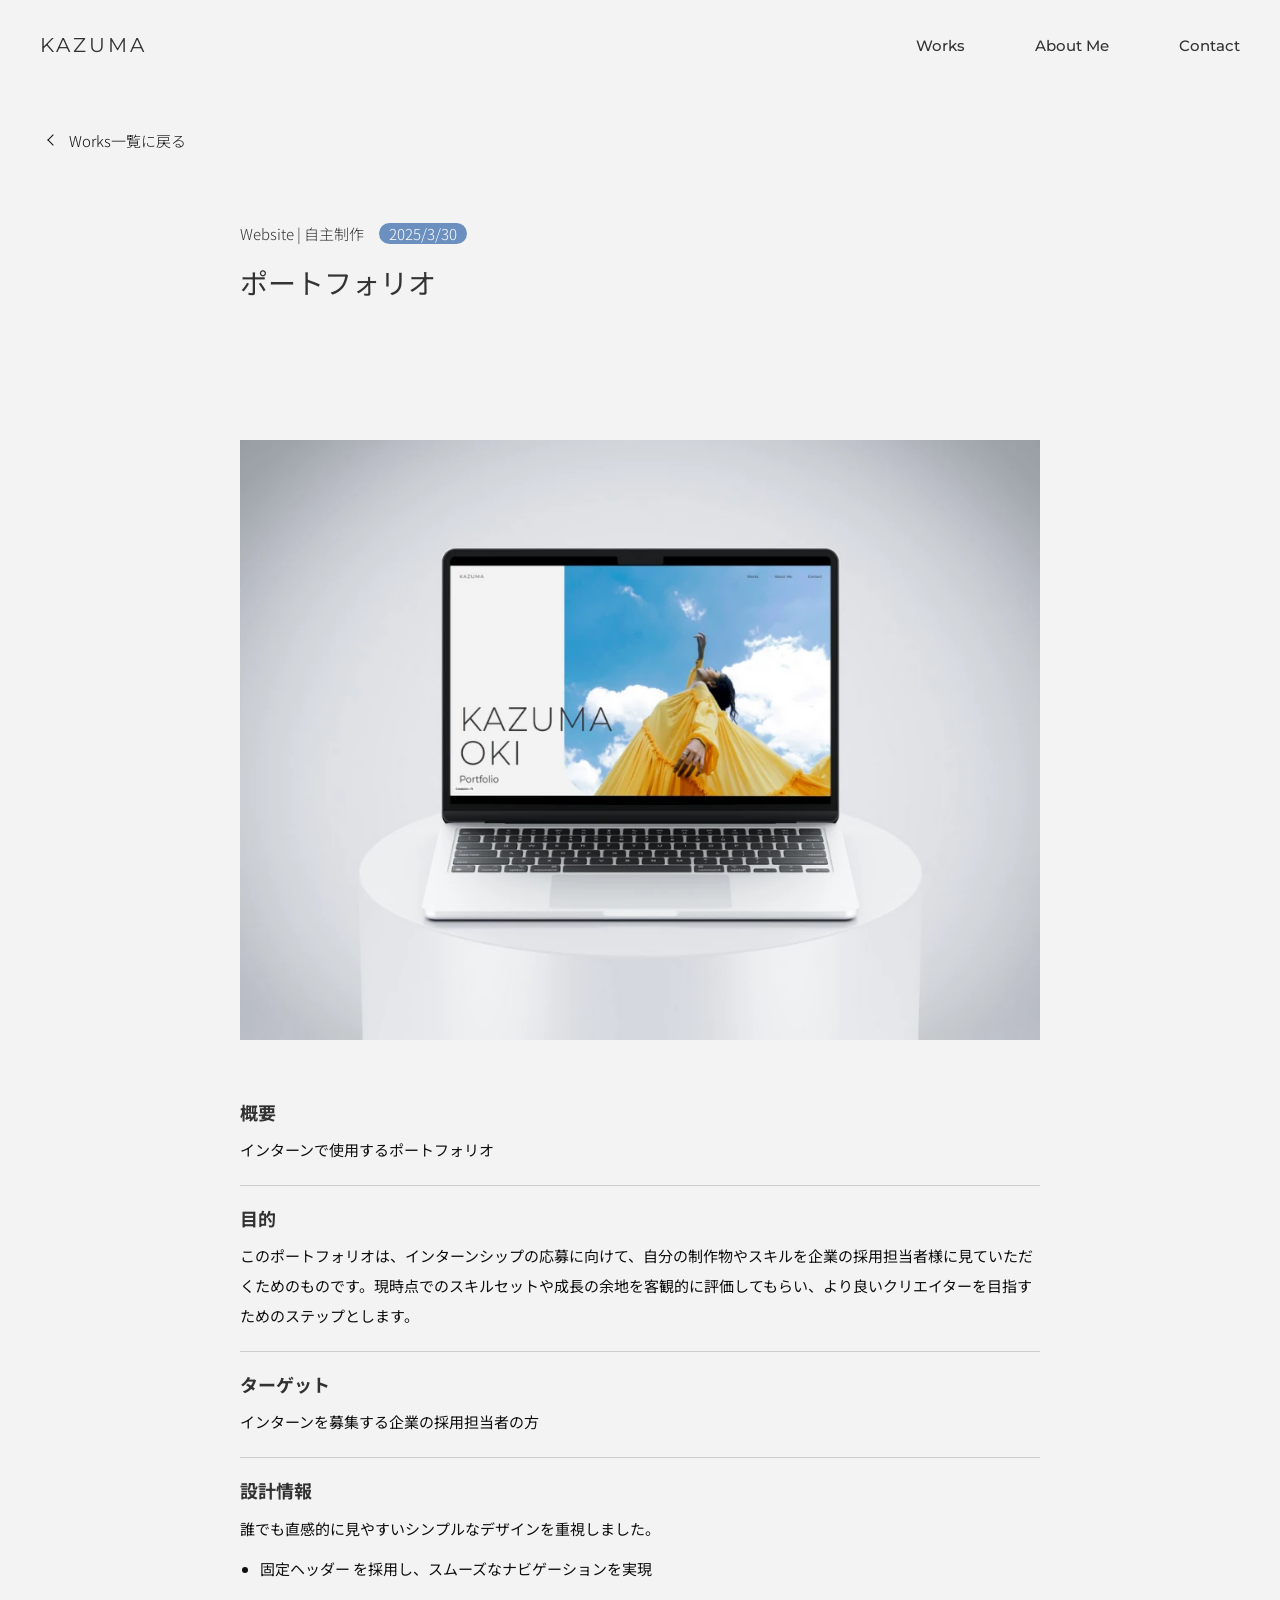
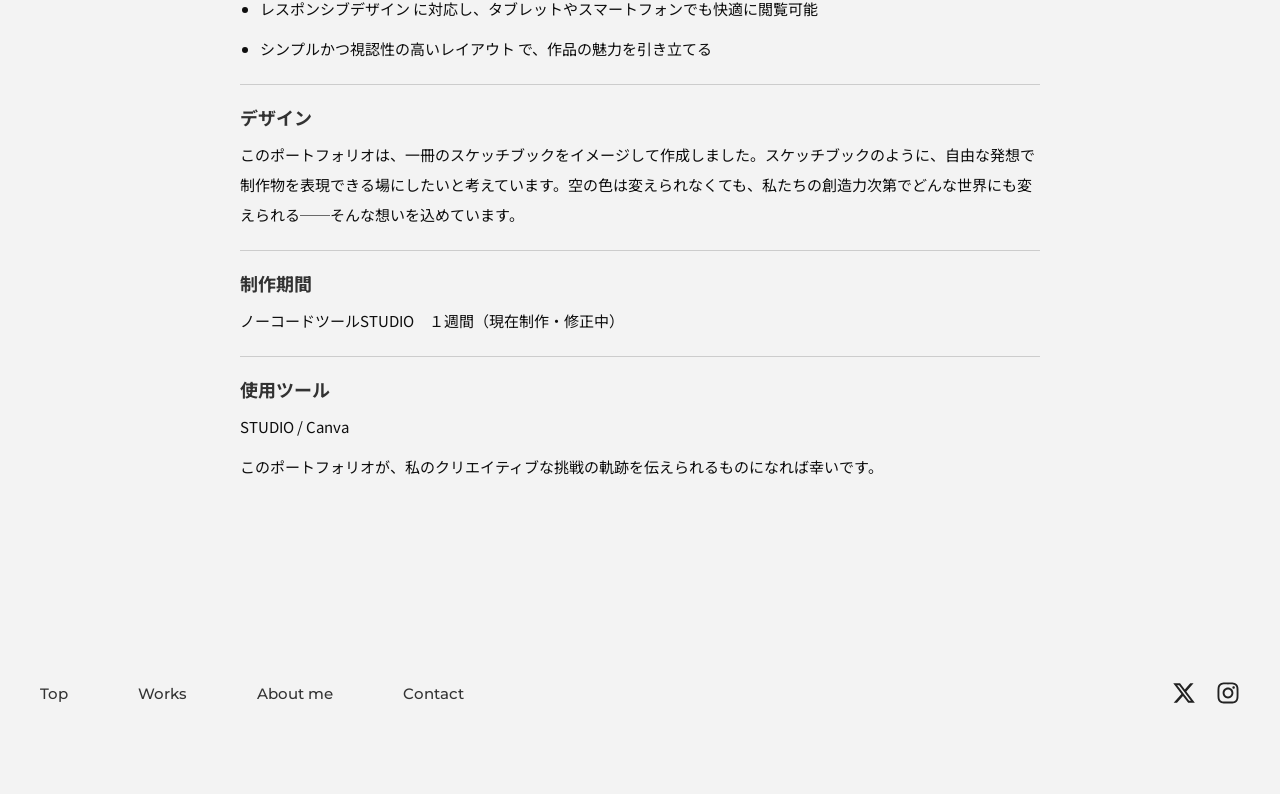
<file: works/portfolio.html>
<!DOCTYPE html>
<html lang="ja">
<head>
<meta charset="utf-8">
<meta name="viewport" content="width=device-width, initial-scale=1">
<title>ポートフォリオ | MY PORTFOLIO</title>
<meta name="description" content="インターンで使用するポートフォリオ">
<meta property="og:site_name" content="MY PORTFOLIO">
<meta property="og:title" content="ポートフォリオ | MY PORTFOLIO">
<meta property="og:description" content="インターンで使用するポートフォリオ">
<meta property="og:type" content="article">
<meta property="og:image" content="assets/images/works/portfolio-main.webp">
<meta name="twitter:card" content="summary_large_image">
<meta name="format-detection" content="telephone=no,email=no,address=no">
<link rel="preconnect" href="https://fonts.googleapis.com">
<link rel="preconnect" href="https://fonts.gstatic.com" crossorigin>
<link href="https://fonts.googleapis.com/css2?family=Montserrat:wght@300;400;500&family=Noto+Sans+JP:wght@300;400;700;900&display=swap" rel="stylesheet">
<link rel="stylesheet" href="../assets/css/style.css">
<noscript><style>.appear{opacity:1;transform:none}</style></noscript>
</head>
<body>
<a class="skip-link" href="#main">本文へスキップ</a>

<header class="site-header" id="top">
  <a class="logo" href="../index.html">KAZUMA</a>
  <nav class="gnav" id="gnav" aria-label="メインナビゲーション">
    <ul>
      <li><a href="../index.html#work"><span class="nav-label">Works</span><span class="nav-underline" aria-hidden="true"></span></a></li>
      <li><a href="../about.html"><span class="nav-label">About Me</span><span class="nav-underline" aria-hidden="true"></span></a></li>
      <li><a href="../contact.html"><span class="nav-label">Contact</span><span class="nav-underline" aria-hidden="true"></span></a></li>
    </ul>
  </nav>
  <button class="nav-toggle" id="navToggle" type="button" aria-label="メニューを開く" aria-expanded="false" aria-controls="gnav">
    <span></span><span></span>
  </button>
</header>

<main id="main">
<article class="work-detail">
  <p class="back-link"><a href="../index.html#work"><span class="back-arrow" aria-hidden="true"></span>Works一覧に戻る</a></p>

  <div class="detail-inner">
    <p class="detail-meta">
      <span class="detail-category">Website | 自主制作</span>
      <span class="detail-date">2025/3/30</span>
    </p>
    <h1 class="detail-title">ポートフォリオ</h1>

    <div class="detail-main-image"><img src="../assets/images/works/portfolio-main.webp" alt="ポートフォリオ" width="800" height="600" fetchpriority="high" decoding="async"></div>

    <div class="detail-body">
      <h2>概要</h2>
      <p>インターンで使用するポートフォリオ</p>
      <hr>
      <h2>目的</h2>
      <p>このポートフォリオは、インターンシップの応募に向けて、自分の制作物やスキルを企業の採用担当者様に見ていただくためのものです。現時点でのスキルセットや成長の余地を客観的に評価してもらい、より良いクリエイターを目指すためのステップとします。</p>
      <hr>
      <h2>ターゲット</h2>
      <p>インターンを募集する企業の採用担当者の方</p>
      <hr>
      <h2>設計情報</h2>
      <p>誰でも直感的に見やすいシンプルなデザインを重視しました。</p>
      <ul><li>固定ヘッダー を採用し、スムーズなナビゲーションを実現</li><li>レスポンシブデザイン に対応し、タブレットやスマートフォンでも快適に閲覧可能</li><li>シンプルかつ視認性の高いレイアウト で、作品の魅力を引き立てる</li></ul>
      <hr>
      <h2>デザイン</h2>
      <p>このポートフォリオは、一冊のスケッチブックをイメージして作成しました。スケッチブックのように、自由な発想で制作物を表現できる場にしたいと考えています。空の色は変えられなくても、私たちの創造力次第でどんな世界にも変えられる──そんな想いを込めています。</p>
      <hr>
      <h2>制作期間</h2>
      <p>ノーコードツールSTUDIO　１週間（現在制作・修正中）</p>
      <hr>
      <h2>使用ツール</h2>
      <p>STUDIO / Canva</p>
      <p>このポートフォリオが、私のクリエイティブな挑戦の軌跡を伝えられるものになれば幸いです。</p>
    </div>
  </div>
</article>

</main>

<footer class="site-footer">
  <div class="footer-inner">
    <nav class="footer-nav" aria-label="フッターナビゲーション">
      <ul>
        <li><a href="../index.html#top"><span class="nav-label">Top</span><span class="nav-underline" aria-hidden="true"></span></a></li>
      <li><a href="../index.html#work"><span class="nav-label">Works</span><span class="nav-underline" aria-hidden="true"></span></a></li>
      <li><a href="../about.html"><span class="nav-label">About me</span><span class="nav-underline" aria-hidden="true"></span></a></li>
      <li><a href="../contact.html"><span class="nav-label">Contact</span><span class="nav-underline" aria-hidden="true"></span></a></li>
      </ul>
    </nav>
    <ul class="social">
      <li><a href="https://x.com/" target="_blank" rel="noopener noreferrer" aria-label="X"><svg viewBox="0 0 512 512" aria-hidden="true"><path d="M389.2 48h70.6L305.6 224.2 487 464H345L233.7 318.6 106.5 464H35.8L200.7 275.5 26.8 48H172.4L272.9 180.9 389.2 48zM364.4 421.8h39.1L151.1 88h-42L364.4 421.8z"/></svg></a></li>
    <li><a href="https://www.instagram.com/" target="_blank" rel="noopener noreferrer" aria-label="Instagram"><svg viewBox="0 0 448 512" aria-hidden="true"><path d="M224.1 141c-63.6 0-114.9 51.3-114.9 114.9s51.3 114.9 114.9 114.9S339 319.5 339 255.9 287.7 141 224.1 141zm0 189.6c-41.1 0-74.7-33.5-74.7-74.7s33.5-74.7 74.7-74.7 74.7 33.5 74.7 74.7-33.6 74.7-74.7 74.7zm146.4-194.3c0 14.9-12 26.8-26.8 26.8-14.9 0-26.8-12-26.8-26.8s12-26.8 26.8-26.8 26.8 12 26.8 26.8zm76.1 27.2c-1.7-35.9-9.9-67.7-36.2-93.9-26.2-26.2-58-34.4-93.9-36.2-37-2.1-147.9-2.1-184.9 0-35.8 1.7-67.6 9.9-93.9 36.1s-34.4 58-36.2 93.9c-2.1 37-2.1 147.9 0 184.9 1.7 35.9 9.9 67.7 36.2 93.9s58 34.4 93.9 36.2c37 2.1 147.9 2.1 184.9 0 35.9-1.7 67.7-9.9 93.9-36.2 26.2-26.2 34.4-58 36.2-93.9 2.1-37 2.1-147.8 0-184.8zM398.8 388c-7.8 19.6-22.9 34.7-42.6 42.6-29.5 11.7-99.5 9-132.1 9s-102.7 2.6-132.1-9c-19.6-7.8-34.7-22.9-42.6-42.6-11.7-29.5-9-99.5-9-132.1s-2.6-102.7 9-132.1c7.8-19.6 22.9-34.7 42.6-42.6 29.5-11.7 99.5-9 132.1-9s102.7-2.6 132.1 9c19.6 7.8 34.7 22.9 42.6 42.6 11.7 29.5 9 99.5 9 132.1s2.7 102.7-9 132.1z"/></svg></a></li>
    </ul>
  </div>
</footer>

<script type="speculationrules">
{"prerender":[{"where":{"href_matches":"/*"},"eagerness":"moderate"}]}
</script>
<script src="../assets/js/main.js" defer></script>
</body>
</html>
</file>
<file: assets/css/style.css>
@charset "UTF-8";
/* ============================================================
   KAZUMA OKI Portfolio
   数値は現行サイト（STUDIO版）を実測して合わせている
   ブレークポイント: タブレット 840px / モバイル 540px
   ============================================================ */

:root {
  --bg: #f3f3f3;
  --dark: #323232;
  --text: #333333;
  --body-text: #0e0e0e;
  --muted: #7d7d7d;
  --rule: #d4d4d4;
  --rule-strong: #cccccc;
  --badge: #6b90bf;
  --link: #007cff;
  --required: #f23a3c;
  --input-border: #eeeeee;
  --white: #ffffff;

  --font-en: "Montserrat", "Helvetica Neue", Arial, sans-serif;
  --font-jp: "Noto Sans JP", "Hiragino Kaku Gothic ProN", "Yu Gothic", Meiryo, sans-serif;

  --ease: cubic-bezier(0.4, 0.4, 0, 1);
  --ease-dur: 0.3s;
  --header-h: 90px;
  --container: 1280px;
  --gutter: 40px;
  --detail-width: 880px;
}

/* ページ遷移をクロスフェードにする（対応ブラウザのみ） */
@view-transition { navigation: auto; }

@media (prefers-reduced-motion: no-preference) {
  ::view-transition-old(root) { animation: vt-out 0.22s ease both; }
  ::view-transition-new(root) { animation: vt-in 0.28s ease both; }
}
@keyframes vt-out { to { opacity: 0; } }
@keyframes vt-in { from { opacity: 0; } }

/* ---------- base ---------- */
*, *::before, *::after { box-sizing: border-box; }

html { scroll-behavior: smooth; }

body {
  margin: 0;
  background: var(--bg);
  color: var(--text);
  font-family: var(--font-jp);
  font-size: 15px;
  line-height: 1.7;
  -webkit-font-smoothing: antialiased;
  text-rendering: optimizeLegibility;
}

h1, h2, h3, h4, p, ul, figure { margin: 0; padding: 0; }
ul { list-style: none; }
img { display: block; max-width: 100%; height: auto; }
a { color: inherit; text-decoration: none; }

.skip-link {
  position: absolute;
  left: -9999px;
  top: 0;
  z-index: 100;
  padding: 10px 16px;
  background: var(--dark);
  color: var(--bg);
}
.skip-link:focus { left: 0; }

/* ---------- header ---------- */
.site-header {
  position: fixed;
  inset: 0 0 auto 0;
  z-index: 50;
  height: var(--header-h);
  padding: 0 var(--gutter);
  display: flex;
  align-items: center;
  justify-content: space-between;
}

.logo {
  position: relative;
  z-index: 2;
  font-family: var(--font-en);
  font-size: 20px;
  font-weight: 400;
  letter-spacing: 3px;
  color: var(--dark);
  line-height: 1;
}

.gnav ul {
  display: flex;
  align-items: center;
  gap: 70px;
}

.gnav a {
  position: relative;
  display: block;
  padding: 10.5px 0;
  font-family: var(--font-en);
  font-size: 15px;
  font-weight: 500;
  line-height: 21px;
  color: var(--text);
}

.nav-label {
  display: block;
  transition: transform var(--ease-dur) var(--ease);
}
.gnav a:hover .nav-label,
.footer-nav a:hover .nav-label { transform: scale(1.2); }

/* ホバーで下から出る2pxのライン（旧サイトと同じ挙動） */
.nav-underline {
  position: absolute;
  left: 50%;
  bottom: 0;
  width: 0;
  height: 2px;
  background: #000;
  transform: translateX(-50%) scaleX(1.2);
  transition: width var(--ease-dur) var(--ease);
  pointer-events: none;
}
.gnav a:hover .nav-underline,
.footer-nav a:hover .nav-underline { width: 100%; }

.nav-toggle {
  display: none;
  width: 24px;
  height: 24px;
  padding: 0;
  border: 0;
  background: none;
  cursor: pointer;
  position: relative;
}
.nav-toggle span {
  position: absolute;
  left: 1px;
  width: 22px;
  height: 1.5px;
  background: var(--dark);
  transition: transform 0.3s ease, opacity 0.3s ease;
}
.nav-toggle span:nth-child(1) { top: 8px; }
.nav-toggle span:nth-child(2) { top: 15px; }
.nav-toggle[aria-expanded="true"] span:nth-child(1) { transform: translateY(3.5px) rotate(45deg); }
.nav-toggle[aria-expanded="true"] span:nth-child(2) { transform: translateY(-3.5px) rotate(-45deg); }

/* ---------- hero ---------- */
.hero {
  position: relative;
  height: 100vh;
  overflow: hidden;
}

.hero-image {
  position: absolute;
  inset: 0 0 0 30%;
  border-radius: 0 0 0 150px;
  overflow: hidden;
}
.hero-image img {
  width: 100%;
  height: 100%;
  object-fit: cover;
  object-position: center;
}

.hero-body {
  position: absolute;
  left: var(--gutter);
  bottom: 50px;
  z-index: 1;
}

.hero-title {
  font-family: var(--font-en);
  font-size: 140px;
  font-weight: 300;
  line-height: 1;
  letter-spacing: 7px;
  color: var(--dark);
}
.hero-title span { display: block; }

.hero-sub {
  margin-top: 20px;
  font-family: var(--font-en);
  font-size: 40px;
  font-weight: 400;
  line-height: 1;
  color: var(--dark);
}

/* ---------- section common ---------- */
.section-inner,
.page-inner {
  max-width: var(--container);
  margin-inline: auto;
  padding-inline: var(--gutter);
}

.section-title {
  font-family: var(--font-en);
  font-size: 48px;
  font-weight: 400;
  line-height: 1;
  color: var(--text);
}

.section-rule {
  margin-top: 20px;
  border-top: 1px solid var(--rule);
}

/* ---------- works ---------- */
.works { padding: 160px 0 180px; }

.work-list {
  margin-top: 100px;
  display: grid;
  grid-template-columns: repeat(2, 1fr);
  gap: 40px;
}

.work-card a {
  display: block;
  transition: transform var(--ease-dur) var(--ease);
}
.work-card a:hover { transform: scale(1.02); }

.work-thumb {
  display: block;
  border-radius: 10px;
  overflow: hidden;
  aspect-ratio: 974 / 730;
}
.work-thumb img {
  width: 100%;
  height: 100%;
  object-fit: cover;
}

.work-meta {
  display: block;
  margin: 25px 0 0 10px;
  font-size: 14px;
  line-height: 1;
  color: var(--muted);
}

.work-name {
  display: block;
  margin: 5px 0 0 10px;
  font-size: 20px;
  line-height: 1;
  color: var(--text);
}

/* ---------- about banner ---------- */
.about-banner {
  background: var(--dark);
  color: var(--bg);
  padding: 193px 0;
}
.about-banner a {
  display: flex;
  flex-direction: column;
  justify-content: center;
  align-items: flex-start;
  min-height: 160px;
  padding-inline: var(--gutter);
}
.about-banner-inner {
  display: inline-block;
  transform-origin: center;
  transition: transform var(--ease-dur) var(--ease);
}
.about-banner a:hover .about-banner-inner { transform: scale(1.2); }

.about-banner-title {
  display: block;
  font-family: var(--font-en);
  font-size: 40px;
  font-weight: 400;
  line-height: 56px;
}
.about-banner-sub {
  display: block;
  font-size: 20px;
  line-height: 28px;
}

/* ---------- footer ---------- */
.site-footer { padding: 0; }
.footer-inner {
  max-width: 1360px;
  margin-inline: auto;
  padding: 80px var(--gutter);
  display: flex;
  align-items: center;
  justify-content: space-between;
  gap: 24px;
}

.footer-nav ul {
  display: flex;
  align-items: center;
  gap: 70px;
}
.footer-nav a {
  position: relative;
  display: block;
  padding: 10.5px 0;
  font-family: var(--font-en);
  font-size: 15px;
  font-weight: 500;
  line-height: 21px;
  color: var(--text);
}

.social {
  display: flex;
  align-items: center;
  gap: 20px;
}
.social a {
  display: block;
  color: #222;
}
.social svg { display: block; width: 24px; height: 24px; fill: currentColor; }

/* ---------- 下層ページ共通 ---------- */
.work-detail { padding-bottom: 100px; }

.back-link {
  max-width: var(--container);
  margin-inline: auto;
  padding: 128px var(--gutter) 0;
}
.back-link a {
  display: inline-flex;
  align-items: center;
  gap: 5px;
  font-size: 15px;
  font-weight: 300;
  line-height: 21px;
  color: var(--body-text);
}


.back-arrow {
  width: 24px;
  height: 24px;
  position: relative;
  flex: none;
}
.back-arrow::before {
  content: "";
  position: absolute;
  top: 50%;
  left: 9px;
  width: 8px;
  height: 8px;
  border-left: 1.5px solid currentColor;
  border-bottom: 1.5px solid currentColor;
  transform: translateY(-50%) rotate(45deg);
}

.page-title {
  font-family: var(--font-en);
  font-size: 48px;
  font-weight: 400;
  line-height: 1;
  color: var(--text);
}

.about-page .page-inner { padding-top: 71px; }
.about-page { padding-bottom: 0; }

/* ---------- about ---------- */
/* 旧サイト実測：2カラム（枠30% / gap160）、枠の高さは行に追従（stretch） */
.about-grid {
  margin-top: 41px;
  display: grid;
  grid-template-columns: 30% 1fr;
  gap: 80px;
  align-items: stretch;
}

.about-visual .about-placeholder {
  display: flex;
  align-items: center;
  justify-content: center;
  height: 100%;
  min-height: 200px;
  border: 1px solid #000;
  font-family: "Lato", var(--font-jp);
  font-size: 18px;
  line-height: 25.2px;
  color: #9b9898;
  text-align: center;
}
.about-visual img { width: 100%; height: 100%; object-fit: cover; }

.about-text { padding: 80px 80px 80px 0; }

.about-name {
  font-size: 18px;
  line-height: 25.2px;
  color: var(--text);
}

.about-body {
  font-size: 16px;
  line-height: 1.4;
  color: var(--text);
}
.about-name + .about-body { margin-top: 40px; }
.about-body + .about-body { margin-top: 1.4em; }

/* ---------- works detail ---------- */
.detail-inner {
  max-width: var(--detail-width);
  margin: 64px auto 0;
  padding-inline: var(--gutter);
}

.detail-meta {
  display: flex;
  align-items: center;
  gap: 15px;
  font-size: 15px;
  font-weight: 300;
  line-height: 1;
  color: var(--text);
}

.detail-date {
  padding: 3px 10px;
  border-radius: 30px;
  background: var(--badge);
  color: var(--white);
  font-size: 15px;
  line-height: 15px;
}

.detail-title {
  margin-top: 20px;
  font-size: 28px;
  font-weight: 400;
  line-height: 1.3;
  color: var(--text);
}

.detail-main-image {
  margin-top: 140px;
  aspect-ratio: 4 / 3;
  overflow: hidden;
}
.detail-main-image img {
  width: 100%;
  height: 100%;
  object-fit: cover;
}

.detail-body { margin-top: 60px; }

.detail-body h2 {
  margin: 10px 0;
  font-size: 18px;
  font-weight: 700;
  line-height: 25.2px;
  color: var(--dark);
}

.detail-body p {
  margin: 10px 0;
  font-size: 15px;
  line-height: 30px;
  color: var(--body-text);
}

.detail-body .sub {
  font-weight: 900;
  color: var(--body-text);
}

.detail-body ul {
  margin: 10px 0;
  padding-left: 20px;
  list-style: disc;
}
.detail-body li {
  font-size: 15px;
  line-height: 30px;
  color: var(--body-text);
}
.detail-body li + li { margin-top: 10px; }

.detail-body a {
  color: var(--link);
  text-decoration: underline;
  word-break: break-all;
}

.detail-body hr {
  margin: 20px 0;
  border: 0;
  border-top: 1px solid var(--rule-strong);
}

.detail-body figure { margin: 60px 0 0; }

/* ---------- contact ---------- */
.contact-page { padding-top: calc(var(--header-h) + 150px); padding-bottom: 148px; }

.contact-inner {
  max-width: 640px;
  margin-inline: auto;
  padding-inline: 20px;
}

.field + .field { margin-top: 20px; }

.field-label {
  display: block;
  font-size: 15px;
  font-weight: 700;
  line-height: 21px;
  color: var(--text);
}
.field-label .required {
  margin-left: 5px;
  color: var(--required);
}

.field input,
.field textarea {
  display: block;
  width: 100%;
  margin-top: 10px;
  padding: 10px 16px;
  border: 1px solid var(--input-border);
  border-radius: 4px;
  background: var(--white);
  color: var(--text);
  font-family: var(--font-jp);
  font-size: 15px;
  line-height: 21px;
}
.field input { height: 50px; }
.field textarea { height: 160px; resize: vertical; }
.field input::placeholder,
.field textarea::placeholder { color: #b5b5b5; }


.submit {
  display: block;
  width: 100%;
  height: 50px;
  margin-top: 40px;
  border: 0;
  border-radius: 4px;
  background: var(--text);
  color: var(--white);
  font-family: var(--font-jp);
  font-size: 18px;
  font-weight: 700;
  line-height: 1;
  cursor: pointer;
}
.submit:disabled { background: #9b9898; cursor: not-allowed; }

.form-notice {
  margin-top: 16px;
  font-size: 13px;
  line-height: 1.8;
  color: var(--muted);
  text-align: center;
}

.contact-thanks { text-align: center; }
.thanks-title {
  font-size: 20px;
  font-weight: 700;
  color: var(--text);
}
.thanks-text {
  margin-top: 12px;
  font-size: 15px;
  color: var(--muted);
}

/* ---------- scroll appear ---------- */
.appear {
  opacity: 0;
  transform: translateY(20px);
  transition: opacity 0.8s cubic-bezier(0.22, 0.61, 0.36, 1), transform 0.8s cubic-bezier(0.22, 0.61, 0.36, 1);
}
.appear.is-visible {
  opacity: 1;
  transform: none;
}

@media (prefers-reduced-motion: reduce) {
  html { scroll-behavior: auto; }
  .appear { opacity: 1; transform: none; transition: none; }
  
}

/* ============================================================
   タブレット（840px以下）
   ============================================================ */
@media screen and (max-width: 840px) {
  .nav-toggle { display: block; position: relative; z-index: 2; }

  .gnav {
    position: fixed;
    inset: 0;
    background: var(--bg);
    display: flex;
    align-items: center;
    justify-content: center;
    opacity: 0;
    visibility: hidden;
    transition: opacity 0.3s ease, visibility 0.3s ease;
  }
  .gnav.is-open { opacity: 1; visibility: visible; }
  .gnav ul {
    flex-direction: column;
    gap: 36px;
  }
  .gnav a { font-size: 20px; }

  /* 以下は旧サイト実測値（840/768/700pxで照合） */
  .hero { height: 70vh; max-height: none; min-height: 480px; }
  .hero-title { font-size: 95px; letter-spacing: 5px; }
  .hero-sub { font-size: 30px; }

  .section-title,
  .page-title { font-size: 32px; }

  .footer-nav ul { gap: 40px; }

  .works { padding-bottom: 140px; }
  .work-list { margin-top: 55px; }

  .about-page .page-inner { padding-top: 92px; }
  .page-title { font-size: 32px; }
  .about-grid {
    margin-top: 36px;
    grid-template-columns: 1fr;
    gap: 80px;
  }
  .about-page { padding-bottom: 80px; }
  .about-visual .about-placeholder { height: 387px; min-height: 0; }
  .about-text { padding: 0 40px; }
  .about-name { font-size: 16px; line-height: 22.4px; }
  .about-body { font-size: 14px; }
}

/* ============================================================
   モバイル（540px以下）
   ============================================================ */
@media screen and (max-width: 540px) {
  :root { --gutter: 20px; }

  .site-header { padding: 0 20px; }

  .hero { min-height: 420px; }
  .hero-image { inset: 0 0 0 40%; border-radius: 0 0 0 100px; }
  .hero-body { left: 20px; bottom: 50px; }
  .hero-title { font-size: 65px; letter-spacing: 3px; }
  .hero-sub { font-size: 15px; }

  .works { padding: 160px 0 140px; }
  .section-title { font-size: 28px; }
  .page-title { font-size: 24px; }

  .work-list {
    margin-top: 57px;
    grid-template-columns: 1fr;
    gap: 40px;
  }
  .work-meta { font-size: 13px; margin-top: 25px; }
  .work-name { font-size: 18px; }

  .about-banner { padding: 94px 0; }
  .about-banner a { min-height: 0; }
  .about-banner-title { font-size: 28px; line-height: 39.2px; }

  .footer-inner {
    padding: 40px 20px;
    flex-direction: column;
    align-items: stretch;
    gap: 20px;
  }
  .footer-nav ul { gap: 25px; }
  .footer-nav a { font-size: 13px; line-height: 18.2px; }
  .social { justify-content: flex-end; }

  .about-page .page-inner { padding-top: 100px; }
  .about-grid { margin-top: 36px; }
  .about-visual .about-placeholder { height: 250px; }
  .about-text { padding: 0 20px; }

  .detail-inner { margin-top: 69px; padding-inline: 20px; }
  .detail-title { font-size: 24px; line-height: 31.2px; }

  .contact-page { padding-top: calc(var(--header-h) + 70px); padding-bottom: 54px; }
}
</file>
